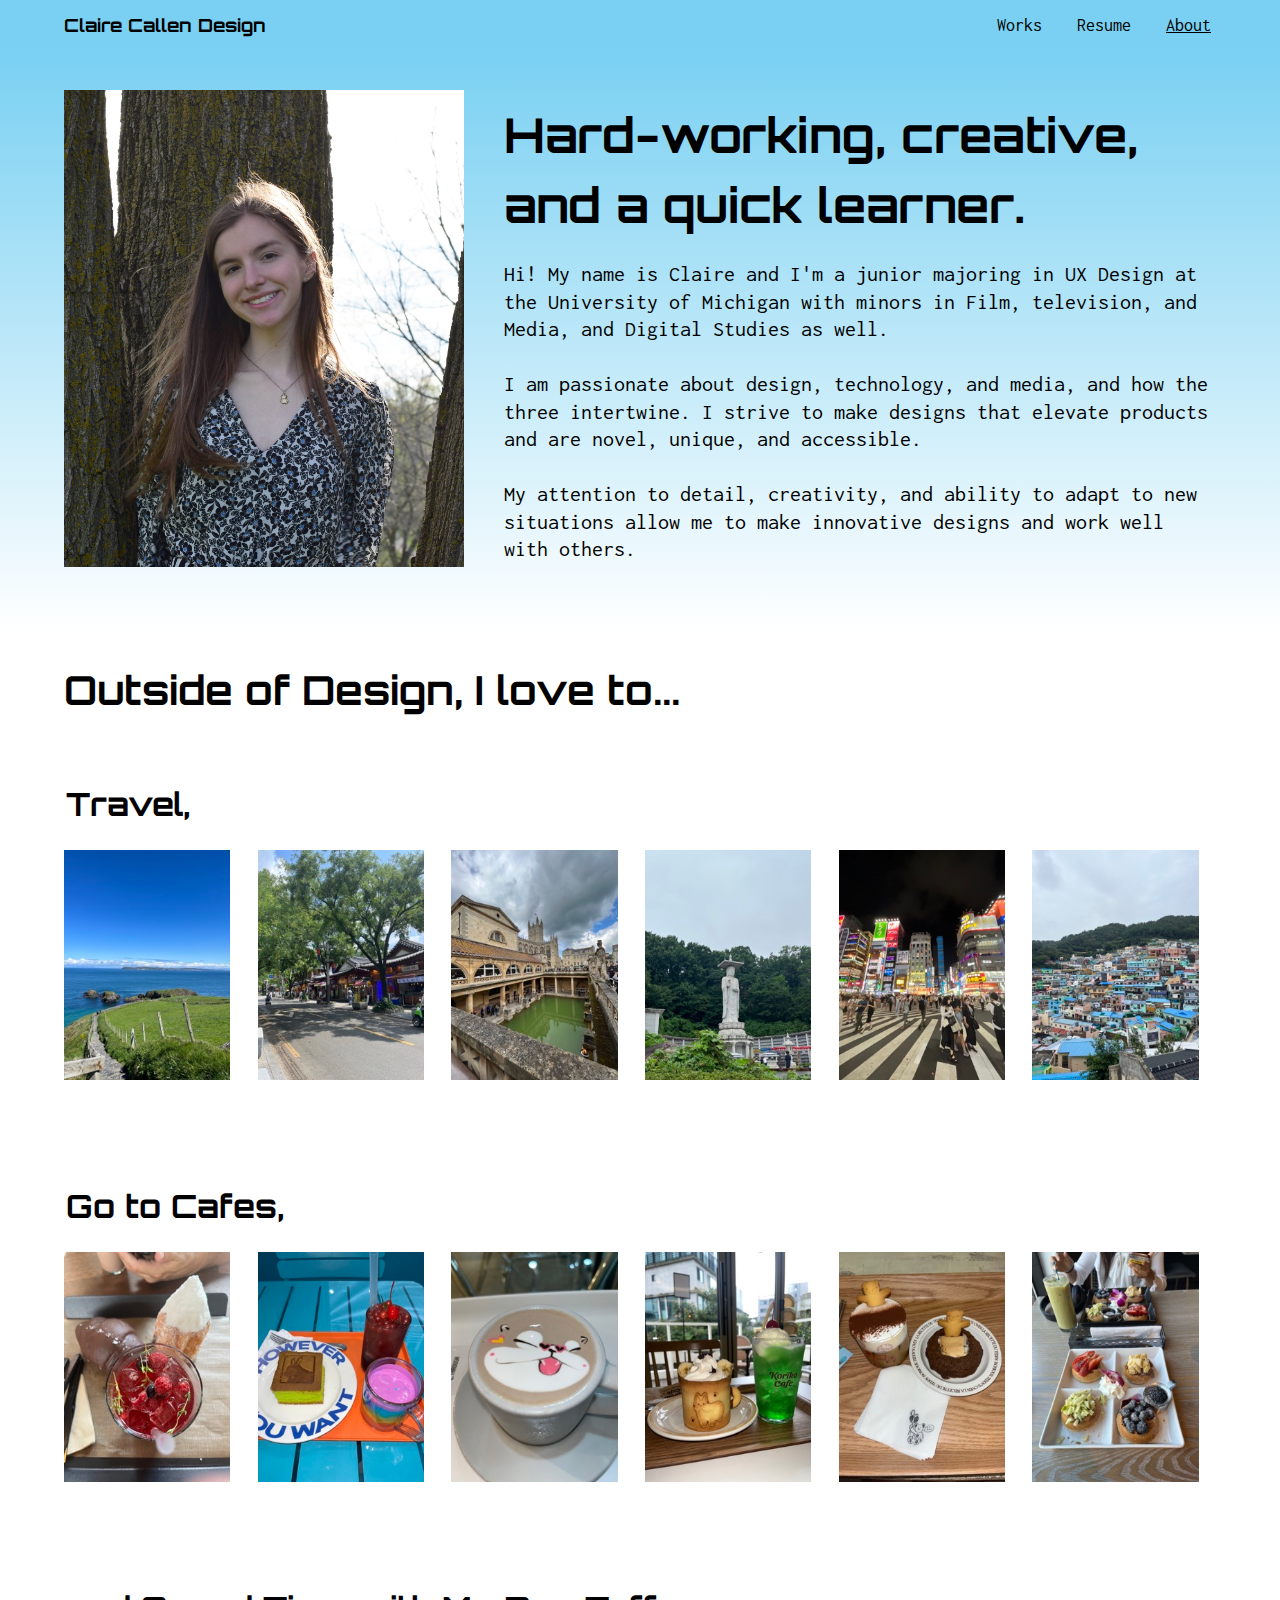
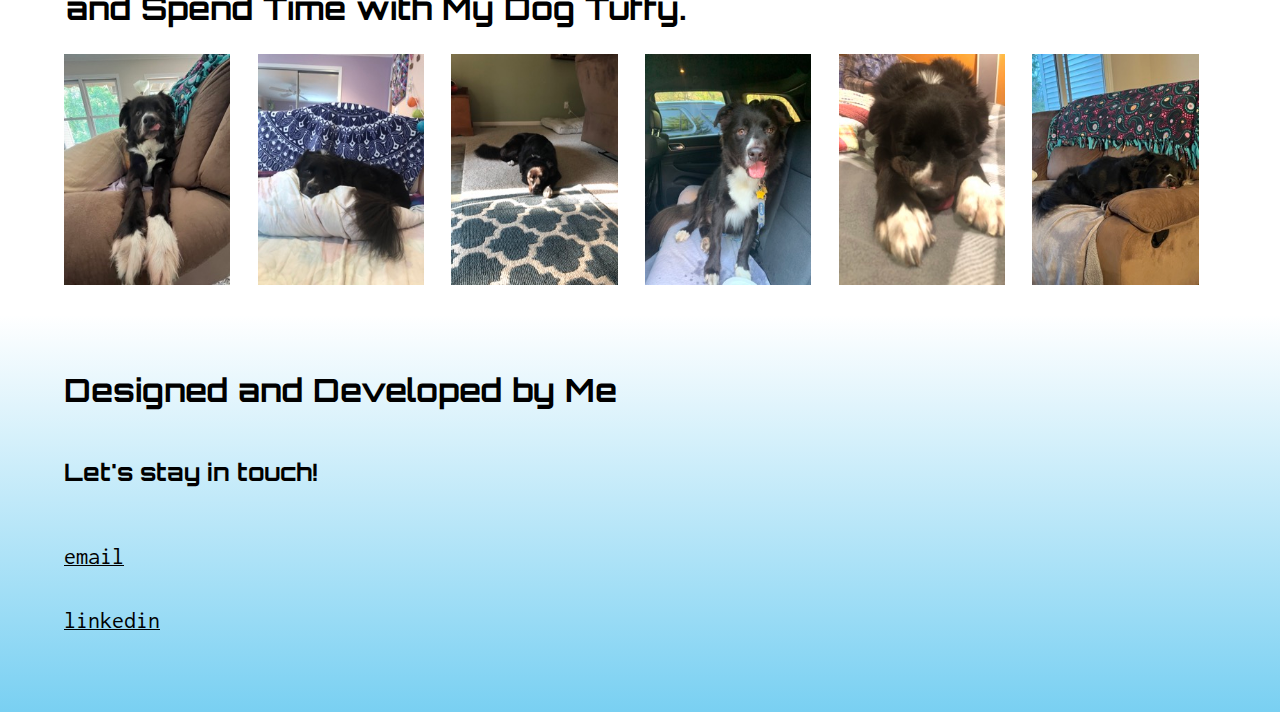
<file: about.html>
<!DOCTYPE html>
<html lang="en">
<head>
    <meta charset="UTF-8">
    <meta name="viewport" content="width=device-width, initial-scale=1.0">
    <link rel="stylesheet" type="text/css" href="css/reset.css">
    <link rel="stylesheet" type="text/css" href="css/style.css">
    <link rel="icon" type="image/png" href="Images/3dstar.png">
    <link rel="stylesheet" href='https://fonts.googleapis.com/css?family=Orbitron'>
    <link rel="stylesheet" href='https://fonts.googleapis.com/css?family=Roboto'>
    <link rel="stylesheet" href='https://fonts.googleapis.com/css?family=Roboto+Mono'>
    <link rel="stylesheet" href='https://fonts.googleapis.com/css?family=Orbitron:bold'>
    <link rel="stylesheet" href='https://fonts.googleapis.com/css?family=Inconsolata'>
    <title>Claire Callen - About</title>
</head>
<body>
    <header>
        <div id="brand"><a href="index.html"> Claire Callen Design</a></div>
            <nav>
                <ul class="navigation">
                    <li><a href="index.html">Works</a></li>
                    <li><a href="pdfs/ClaireResume.pdf" target="blank">Resume</a></li>
                    <li><a href="about.html" class="active">About</a></li>
                </ul>
            </nav>
            <div id="hamburger-icon" onclick="toggleMobileMenu(this)">
                <div class="bar1"></div>
                <div class="bar2"></div>
                <div class="bar3"></div>
                <ul class="mobile-menu">
                    <li><a href="index.html">Works</a></li>
                    <li><a href="pdfs/ClaireResume.pdf" target="blank">Resume</a></li>
                    <li><a href="about.html">About</a></li>
                </ul>
            </div>
        </header>
    <main id = "main">
        <div class="about">
            <img src="aboutimages/DSC_0046_cropped.jpg" class = "about-image" width = "400" alt="Photo of me wearing a white dress and standing in front of some trees">
            <h1 class="other-heading-about-me">Hard-working, creative, and a quick learner.</h1>
            <p class="other-paragraph-about-me">Hi! My name is Claire and I'm a junior majoring in UX Design at the University of Michigan with minors in Film, television, and Media, and Digital Studies as well.<br><br> 
                I am passionate about design, technology, and media, and how the three intertwine. I strive to make designs that elevate products and are novel, unique, and accessible.<br><br>
                My attention to detail, creativity, and ability to adapt to new situations allow me to make innovative designs and work well with others.</p>
            <div class="about-words">
                <h1 class="heading-about-me">Hard-working, creative, and a quick learner.</h1>
                <p class="paragraph-about-me">Hi! My name is Claire and I'm a junior majoring in UX Design at the University of Michigan with minors in Film, television, and Media, and Digital Studies as well.<br><br> 
                I am passionate about design, technology, and media, and how the three intertwine. I strive to make designs that elevate products and are novel, unique, and accessible.<br><br>
                My attention to detail, creativity, and ability to adapt to new situations allow me to make innovative designs and work well with others.</p>
        </div>
        </div>
        <!---<div class="divider">
            <img src="Images/divider2.png" width = "1500" alt = "a blue squiggly line">
        </div>--->
        <!---<div class="theme">
            <img src="Images/3dstar.png" width="400" alt="3d five-pointed blue star.">
            <p>Here is a description of my logo</p>
        </div>
        <div class="divider">
            <img src="Images/divider2.png" width = "1500" alt = "a blue squiggly line">
        </div>--->
        <div class="outside-design">
        <h2>Outside of Design, I love to...</h2>
        <h3>Travel,</h3>
        <div class="travel">
            <img src="aboutimages/IMG_5680 Small.jpeg" class="firstchild" width="200" alt="Photo of a hill next to the ocean in Northern Ireland">
            <img src="aboutimages/IMG_2946 Small.jpeg" class="secondchild" width="200" alt="Photo of a hanok style village in Jeonju, South Korea">
            <img src="aboutimages/IMG_6632 Small.jpeg" class="thirdchild" width="200" alt="Photo of the Roman Baths in Bath, England">
            <img src="aboutimages/IMG_1442 Small.jpeg" class="fourthchild" width="200" alt="Photo of a white Buddha statue at Bongeunsa Temple, Seoul South Korea">
            <img src="aboutimages/IMG_2486 Small.jpeg" class="fifthchild" width="200" alt="Photo of bright lights and buildings at night in Shinjuku, Tokyo">
            <img src="aboutimages/IMG_2892 Small.jpeg" class="sixthchild" width="200" alt="Photo of Gamcheon Culture Village in Busan, South Korea">
        </div>
        <h3>Go to Cafes,</h3>
        <div class="cafe">
            <img src="aboutimages/IMG_2915 Small.jpeg" class="firstchild" width="200" alt="Photo of red berry drink with chocolate covered croissant and white pastry">
            <img src="aboutimages/IMG_1780 Small.jpeg" class="secondchild" width="200" alt="Photo of tray with a red cherry drink, a small pitcher of paint colored frosting, and a green melon-flavored castella cake">
            <img src="aboutimages/IMG_1773 Small.jpeg" class="thirdchild" width="200" alt="Photo of an iced latte with cute cartoon-like latte art of a dog">
            <img src="aboutimages/IMG_1499 Small.jpeg" class="fourthchild" width="200" alt="Photo of a green drink and a chocolate and banana pastry both with 'Koriko Cafe' written on them">
            <img src="aboutimages/IMG_1141 Small.jpeg" class="fifthchild" width="200" alt="Photo of iced latte with a teddy bear on it and a red cookie with marshmallow in the middle">
            <img src="aboutimages/IMG_9758 Small.jpeg" class="sixthchild" width="200" alt="Photo of small waffles with fruit on them: apple, banana, strawberry, and blueberry">
        </div>
        <h3>and Spend Time with My Dog Tuffy.</h3>
        <div class="tuffy">
            <img src="aboutimages/IMG_7186 Small.jpeg" class="firstchild" width="200" alt="Photo of Tuffy, a black border collie, with his tongue hanging out of his mouth">
            <img src="aboutimages/IMG_9795 Small.jpeg" class="secondchild" width="200" alt="Photo of Tuffy, a black border collie, curled up on a blanket">
            <img src="aboutimages/IMG_2891 Small.jpeg" class="thirdchild" width="200" alt="Photo of Tuffy, a black border collie, lounging in the sun">
            <img src="aboutimages/IMG_1768 Small.jpeg" class="fourthchild" width="200" alt="Photo of Tuffy, a black border collie, sitting in the car">
            <img src="aboutimages/IMG_1701 Small.jpeg" class="fifthchild" width="200" alt="Photo of Tuffy, a black border collie, with his face scrunched up">
            <img src="aboutimages/IMG_4613 Small.jpeg" class="sixthchild" width="200" alt="Photo of Tuffy, a black border collie, sleeping on the couch">
        </div>
    </div>
    <!---<div class="divider">
        <img src="Images/divider2.png" width = "1500" alt = "a blue squiggly line">
    </div>--->
        <div class="footer">
            <h3>Designed and Developed by Me</h3>
            <h4>Let's stay in touch!</h4>
            <ul class="links">
            <li><a href="mailto:claireca@umich.edu">email</a></li>
            <li><a href="https://www.linkedin.com/in/clairecallen" target="_blank">linkedin</a></li>
        </ul>
        </div>

    </main>
    <script src="js/javascript.js"></script>
    </body>

</html>
</file>
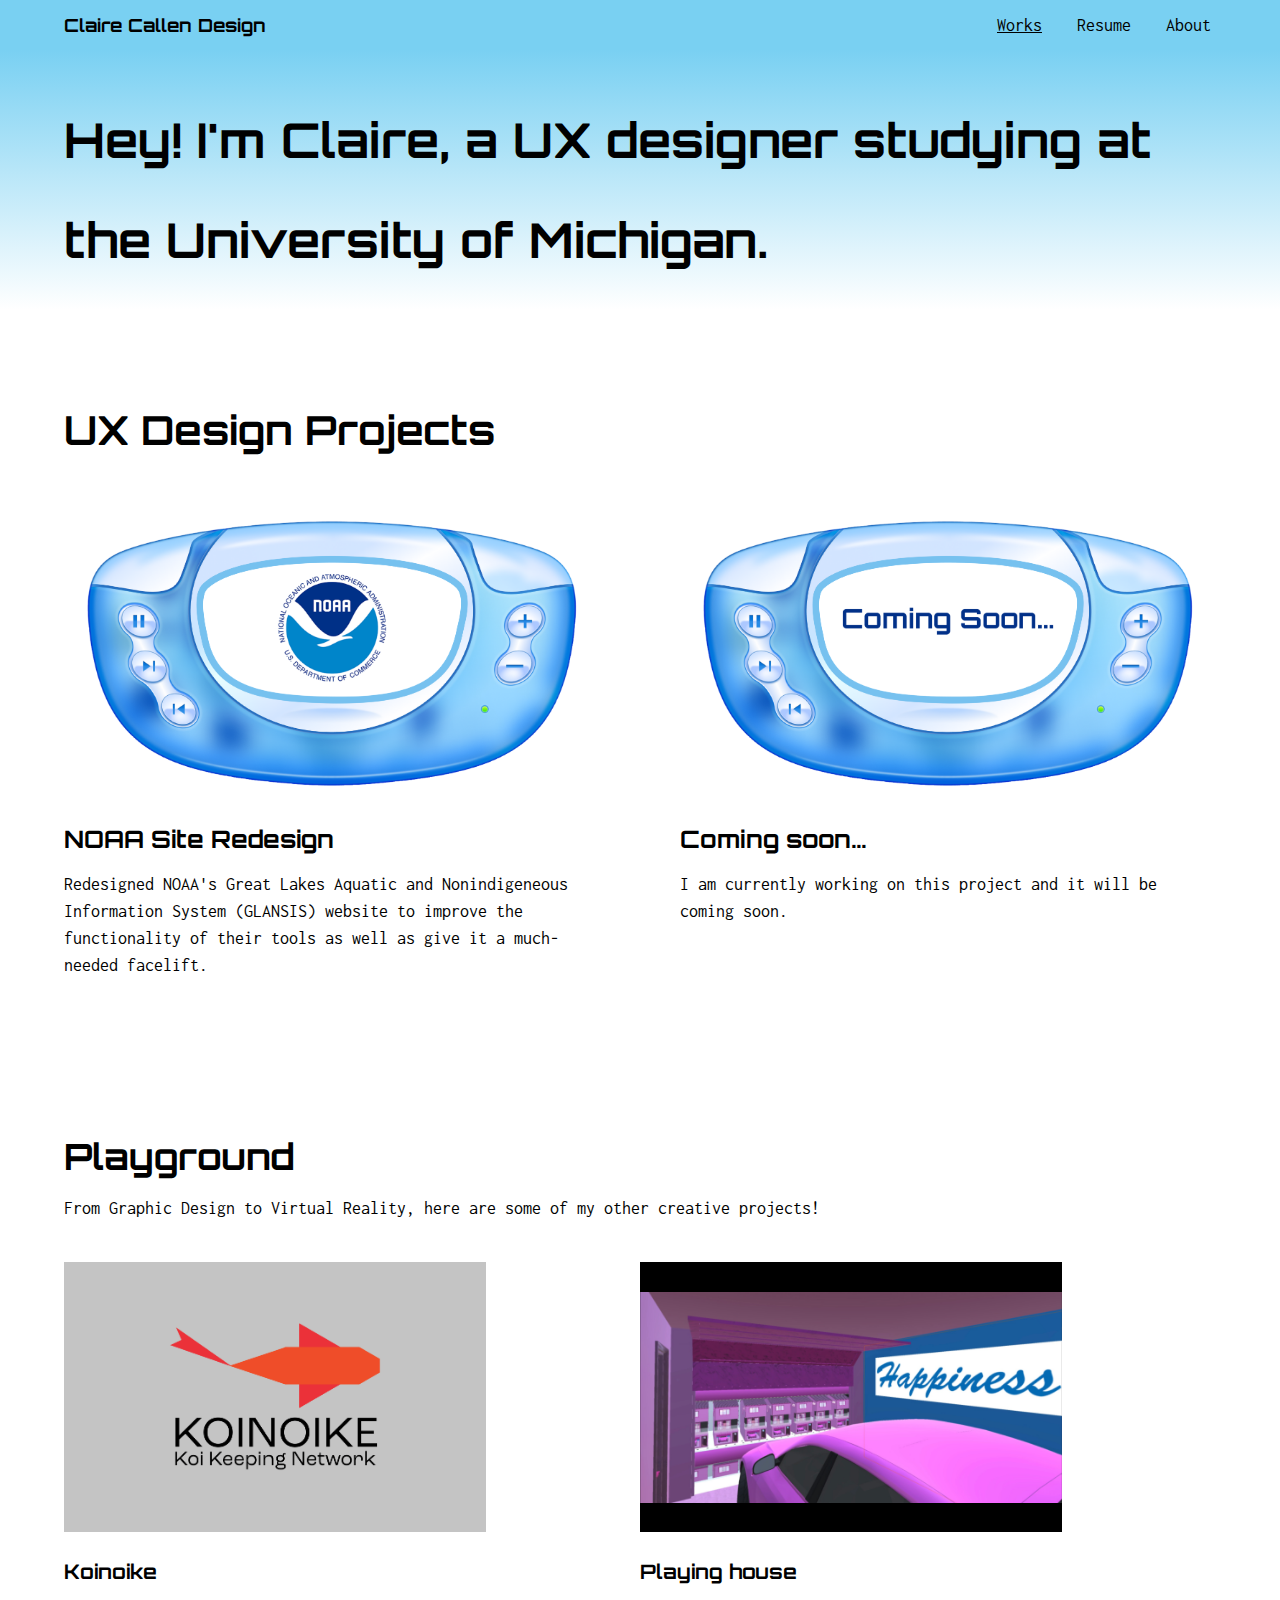
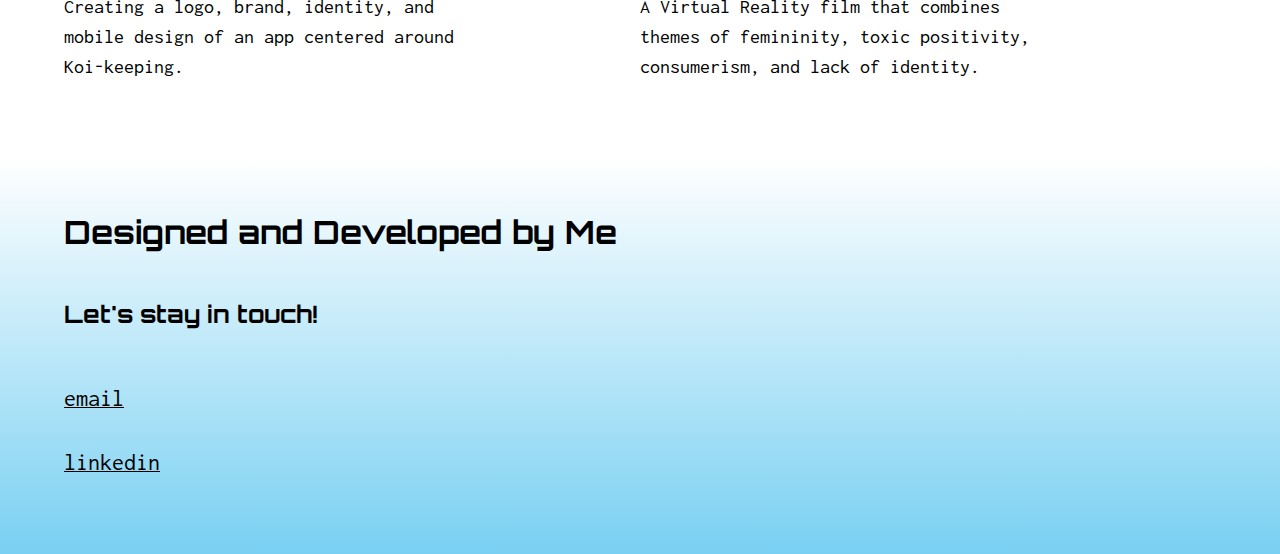
<file: homebackup.html>
<!DOCTYPE html>
<html lang="en">
<head>
    <meta charset="UTF-8">
    <meta name="viewport" content="width=device-width, initial-scale=1.0">
    <link rel="stylesheet" type="text/css" href="css/reset.css">
    <link rel="stylesheet" type="text/css" href="css/style.css">
    <link rel="icon" type="image/png" href="Images/3dstar.png">
    <link rel="stylesheet" href='https://fonts.googleapis.com/css?family=Orbitron'>
    <link rel="stylesheet" href='https://fonts.googleapis.com/css?family=Roboto'>
    <link rel="stylesheet" href='https://fonts.googleapis.com/css?family=Roboto+Mono'>
    <link rel="stylesheet" href='https://fonts.googleapis.com/css?family=Orbitron:bold'>
    <link rel="stylesheet" href='https://fonts.googleapis.com/css?family=Inconsolata'>
    <title>Claire Callen</title>
</head>
<body>
    <header>
    <div id="brand"><a href="index.html"> Claire Callen Design</a></div>
        <nav>
            <ul class="navigation">
                <li><a href="index.html" class="active">Works</a></li>
                <li><a href="pdfs/SDL_ClaireCallen_Resume (1).pdf" target="blank">Resume</a></li>
                <li><a href="about.html">About</a></li>
            </ul>
        </nav>
        <div id="hamburger-icon" onclick="toggleMobileMenu(this)">
            <div class="bar1"></div>
            <div class="bar2"></div>
            <div class="bar3"></div>
            <ul class="mobile-menu">
                <li><a href="index.html">Works</a></li>
                <li><a href="pdfs/SDL_ClaireCallen_Resume (1).pdf" target="blank">Resume</a></li>
                <li><a href="about.html">About</a></li>
            </ul>
        </div>
    </header>
    <main id = "main">
        <div class = "hero">
        <h1>Hey! I'm Claire, a UX designer studying at the University of Michigan.</h1>
        <!---<p>Venture down the rabbit hole into my world of design!</p>--->
    </div>
    <!---<div class="divider">
        <img src="Images/divider2.png" width = "1500" alt = "a blue squiggly line">
    </div>--->
    <div class = "projects">
        <h2>UX Design Projects</h2>
        <figure class="project1">
            <a href="NOAA.html"><img src="homeimages/aerowithborder_cropped.png" width= "600" id="scene-1" alt="A blue device with a logo of a seagull soaring on it."></a>
            <!---onmouseover="transition(this)" onmouseout="revert(this)"---> 
            <!---<img src="homeimages/AeroMockNoaa.png" width= "600" class="extra" id="scene-2" alt="hand holding up a phone with Claire's NOAA redesign on it.">--->
            <h3>NOAA Site Redesign</h3>
            <figcaption>Redesigned NOAA's Great Lakes Aquatic and Nonindigeneous Information System (GLANSIS) website to improve the functionality of their tools as well as give it a much-needed facelift.</figcaption>
        </figure>
        <figure class="project2">
            <img src="homeimages/aero_comingsoon.png" width = "600" alt="A blue device with 'coming soon' displayed on its screen.">
            <h3>Coming soon...</h3>
            <figcaption>I am currently working on this project and it will be coming soon.</figcaption>
        </figure>
    </div>
    <!---<div class="divider">
        <img src="Images/divider2.png" width = "1500" alt = "a blue squiggly line">
    </div>--->
    <div class="playground">
        <h2>Playground</h2>
        <p>From Graphic Design to Virtual Reality, here are some of my other creative projects!</p>
        <figure class="playground-item" id="firstplay">
            <a href="koinoike.html"><img src="homeimages/newnewkoi.png" width = "400" class="grey" alt="An origami-like logo of a koi fish in red and orange.">
            <div class = "play-words">
            <h3>Koinoike</h3>
            <figcaption>Creating a logo, brand, identity, and mobile design of an app centered around Koi-keeping.</figcaption>
            </div></a>
        </figure>
        <figure class="playground-item" id="secondplay">
            <a href = "playinghouse.html"><img src="homeimages/Playinghousescreenshot.jpeg" width = "400" class="black" alt="A 3d model where you are inside a doll house looking out at aisles of more dollhouses.">
            <div class = "play-words">
            <h3>Playing house</h3>
            <figcaption>A Virtual Reality film that combines themes of femininity, toxic positivity, consumerism, and lack of identity.</figcaption>
            </div></a>
        </figure>
    </div>
    <!---<div class="divider">
        <img src="Images/divider2.png" width = "1500" alt = "a blue squiggly line">
    </div>--->
    <div class="footer">
        <h3>Designed and Developed by Me</h3>
        <h4>Let's stay in touch!</h4>
        <ul class="links">
        <li><a href="mailto:claireca@umich.edu">email</a></li>
        <li><a href="https://www.linkedin.com/in/clairecallen" target="_blank">linkedin</a></li>
    </ul>
    </div>
    <script src="js/javascript.js"></script>
    
</body>
</html>
</file>
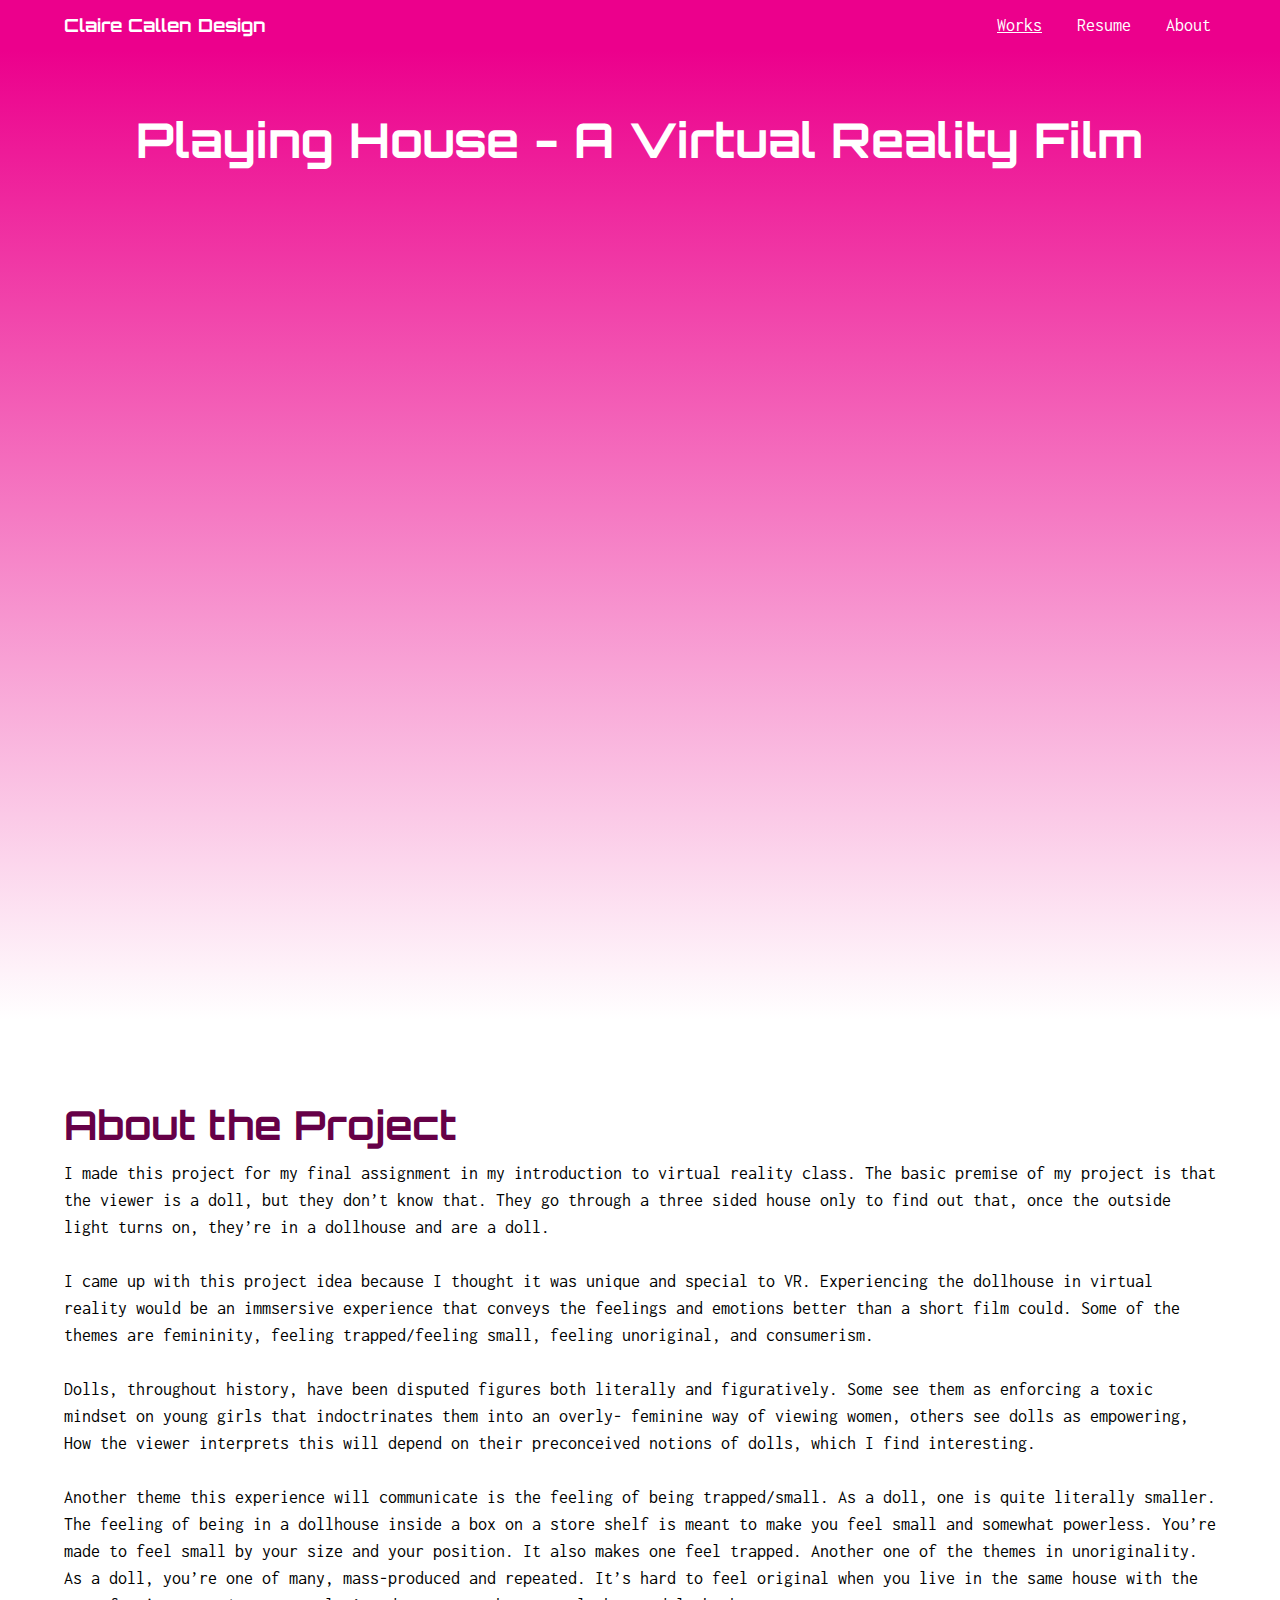
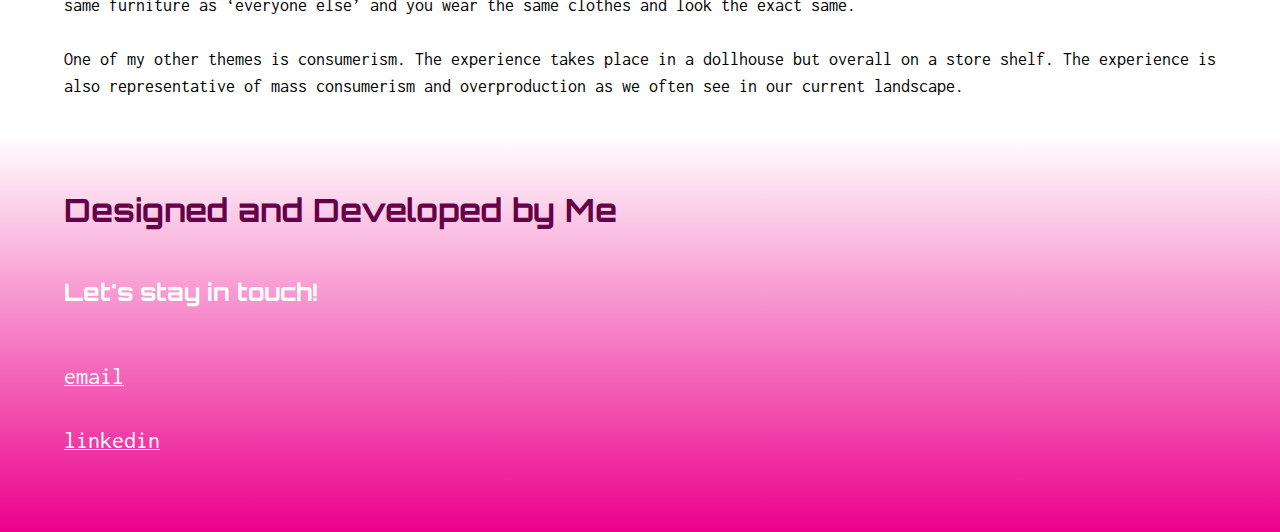
<file: playinghouse.html>
<!DOCTYPE html>
<html lang="en">
<head>
    <meta charset="UTF-8">
    <meta name="viewport" content="width=device-width, initial-scale=1.0">
    <link rel="stylesheet" type="text/css" href="css/reset.css">
    <link rel="stylesheet" type="text/css" href="css/style.css">
    <link rel="icon" type="image/png" href="playinghouseimages/3dstarPH.png">
    <link rel="stylesheet" href='https://fonts.googleapis.com/css?family=Orbitron'>
    <link rel="stylesheet" href='https://fonts.googleapis.com/css?family=Roboto'>
    <link rel="stylesheet" href='https://fonts.googleapis.com/css?family=Roboto+Mono'>
    <link rel="stylesheet" href='https://fonts.googleapis.com/css?family=Orbitron:bold'>
    <link rel="stylesheet" href='https://fonts.googleapis.com/css?family=Inconsolata'>
    <title>Claire Callen - Playing House</title>
</head>
<body>
    <header id="PH-header">
    <div id="brand"><a href="index.html"> Claire Callen Design</a></div>
        <nav>
            <ul class="navigation">
                <li><a href="index.html" class="active">Works</a></li>
                <li><a href="pdfs/ClaireResume.pdf" target="blank">Resume</a></li>
                <li><a href="about.html">About</a></li>
            </ul>
        </nav>
        <div id="hamburger-icon" onclick="toggleMobileMenu(this)">
            <div class="bar1"></div>
            <div class="bar2"></div>
            <div class="bar3"></div>
            <ul class="mobile-menu">
                <li><a href="index.html">Works</a></li>
                <li><a href="pdfs/ClaireResume.pdf" target="blank">Resume</a></li>
                <li><a href="about.html">About</a></li>
            </ul>
        </div>
    </header>
    <main id = "main">
        <div class="PH-opening">
            <h1>Playing House - A Virtual Reality Film</h1>
            <div class="PH-video-container">
            <iframe class="PH-video" width="2000" height="1125" src="https://www.youtube.com/embed/afteoQd8Gck?si=9t2VXbdYfClHCmSf" title="YouTube video player" frameborder="0" allow="accelerometer; autoplay; clipboard-write; encrypted-media; gyroscope; picture-in-picture; web-share" allowfullscreen></iframe>
            </div>
        </div>
        <div class="PH-about">
            <h2>About the Project</h2>
            <p>I made this project for my final assignment in my introduction to virtual reality class. The basic premise of my project is that the viewer is a doll, but they don’t know that. They
                go through a three sided house only to find out that, once the outside light turns on, they’re
                in a dollhouse and are a doll.<br><br>
                I came up with this project idea because I thought it was
                unique and special to VR. Experiencing the dollhouse in virtual reality would be an immsersive
                experience that conveys the feelings and emotions better than a short film could. Some
                of the themes are femininity, feeling trapped/feeling small, feeling unoriginal, and consumerism.<br><br>
                Dolls, throughout history, have been disputed figures both literally and figuratively. Some
                see them as enforcing a toxic mindset on young girls that indoctrinates them into an overly-
                feminine way of viewing women, others see dolls as empowering, How the viewer interprets
                this will depend on their preconceived notions of dolls, which I find interesting.<br><br>
                Another
                theme this experience will communicate is the feeling of being trapped/small. As a doll,
                one is quite literally smaller. The feeling of being in a dollhouse inside a box on a store shelf
                is meant to make you feel small and somewhat powerless. You’re made to feel small by your
                size and your position. It also makes one feel trapped. Another one of the themes in unoriginality.
                As a doll, you’re one of many, mass-produced and repeated. It’s hard to feel original
                when you live in the same house with the same furniture as ‘everyone else’ and you wear the
                same clothes and look the exact same.<br><br>
                One of my other themes is consumerism. The experience
                takes place in a dollhouse but overall on a store shelf. The experience is also representative
                of mass consumerism and overproduction as we often see in our current landscape.</p>
        </div>

    <div class="footer" id="PH-footer">
        <h3>Designed and Developed by Me</h3>
        <h4>Let's stay in touch!</h4>
        <ul class="links">
        <li><a href="mailto:claireca@umich.edu">email</a></li>
        <li><a href="https://www.linkedin.com/in/clairecallen" target="_blank">linkedin</a></li>
    </ul>
    </div>
    <script src="js/javascript.js"></script>
    
</body>
</html>
</file>
<file: css/style.css>
/*Mobile View*/

@font-face {
    font-family: Contour;
    src: url(/fonts/ufonts.com_contour-regular.ttf);
  }

@font-face {
    font-family: 'Roboto';
    src: url(/fonts/Roboto-Regular.ttf);
}
@font-face {
    font-family: 'Orbitron:bold';
    src: url(/fonts/Orbitron-Bold.ttf);
}

@font-face {
    font-family: 'Orbitron';
    src: url(/fonts/Orbitron-Regular.ttf);
}

@font-face {
    font-family: 'RobotoMono';
    src: url(/fonts/RobotoMono-Regular.ttf);
}

@font-face {
    font-family: 'Inconsolata';
    src: url(/fonts/Inconsolata-Regular.ttf);
}

h1, h2, h3, h4 {
    font-family: Orbitron;
}
p {
    font-family: Inconsolata;
}

li {
    font-family: Inconsolata;
}

figcaption {
    font-family: Inconsolata;
}


.about > h1 {
    font-size: 20px;
}
h1 {
    font-size: 36px;
}

h2 {
    font-size: 24px;
}

a#home {
    font-family: Obitron;
}

.topnav {
    font-family: Orbitron;
}

.projects {
    /*background-color: #79D0F2;*/
    background-color: white;
}
.projects >h3 {
    color: black;
}

.hero h1 {
    color: black;
}

#brand {
    font-family: Orbitron;
}

/*Navigation!*/

header a {
    text-decoration: none;
}
.AO3-PG-img {
    display: none;
}

header {
    padding: 0 16px;
    height: 50px;
    display: flex;
    justify-content: space-between;
    background-color: #79d0f2;
}

#brand {
    font-weight: bold;
    font-size: 18px;
    display: flex;
    align-items: center;
}

#brand a {
    color: black;
}

nav > ul {
    list-style: none;
    height: 100%;
    display: flex;
    align-items: center;
    justify-content: space-around;
}

nav > ul li {
    padding: 5px;
    margin-left: 10px;
    font-size: 18px;
}
nav > ul li:hover {
    transform: scale(1.1);
    transition: 0.3s;
}

header nav {
    display: none;
}

#hamburger-icon {
    margin: auto 0;
    display: block;
    cursor: pointer;
}

#hamburger-icon > div {
    width: 35px;
    height: 3px;
    background-color: black;
    margin: 6px 0;
    transition: 0.4s;

}

.open .bar1 {
    -webkit-transform: rotate(-45deg) translate(-6px, 6px);
    transform: rotate(-45deg) translate(-6px, 6px);
}

.open .bar2 {
    opacity: 0;
}

.open .bar3 {
    -webkit-transform: rotate(45deg) translate(-6px, -8px);
    transform: rotate(45deg) translate(-6px, -8px);
}

.open .mobile-menu {
    display: flex;
    flex-direction: column;
    align-items: center;
    justify-content: flex-start;
    z-index: 5;
}

.mobile-menu {
    display: none;
    position: absolute;
    top: 50px;
    left: 0;
    height: calc(100vh-50px);
    width: 100%;
    background-color:#79d0f2;
    text-align: center;
    list-style: none;
    z-index: 1;
}

.mobile-menu li {
    padding-top: 20px;
    padding-bottom: 20px;
    text-decoration: none;
    color: black;
    font-size: 20px;
}

a {
    color: black;
}

.active {
    text-decoration: underline;
}
/*Hero Section*/
.hero {
    background-image: linear-gradient(#79d0f2, white);
    padding: 0 16px;
}
.hero > h1 {
    padding-bottom: 30px;
    line-height: 45px;
    padding-top: 15px;
}


/*UX Design Section*/
.projects {
    padding: 0 16px;
}
.projects > h2 {
    font-size: 24px;
    margin-bottom: 15px;
    margin-top: 10px;
}

.projects > figure img {
    max-width: 90vw;
    max-height: 60vh;
    margin-left: auto;
    margin-right: auto;
}

.projects > figure h3 {
    font-size: 16px;
    margin-top: 5px;
    margin-bottom: 10px;
}

.projects > figure figcaption {
    font-size: 16px;
    margin-bottom: 60px;
}

.projects > figure img:nth-child(1) {
    display: block;
}

.projects > figure img {
    display: none;
}
.projects > figure img:nth-child(2) {
    display: none;
}
.projects > figure img:nth-child(3) {
    display: none;
}

.divider {
    margin-top: 40px;
    margin-bottom: 40px;
}
.projects > figure img {
    cursor: pointer;
}
/*Playground Section*/
.playground {
    padding: 0 16px;
}
.playground > h2 {
    margin-bottom: 20px;
    margin-top: 60px;
}
.playground > p {
    margin-bottom: 40px;
}
.playground > figure img {
    max-width: 90vw;
    max-height: 40vh;
    display: block;
    margin: 0 auto;
    /*box-shadow: 5px 5px 10px#79d0f2;*/
}
.playground > figure h3 {
    margin-top: 10px;
    margin-bottom: 10px;
}
.playground > figure figcaption {
    margin-bottom: 60px;
}

.playground-item {
    display:grid;
    grid-template-columns: 1fr 5fr 1fr;
    grid-template-rows: 1fr;
}

a {
    text-decoration: none;
}
.playground > figure:nth-child(2) {
    margin-top: -100px;
}

.playground > figure figcaption { 
    line-height: 1.25;
}


.playground > figure img {
    grid-column: 2;
    grid-row: 1;
}

.play-words {
    grid-column: 2;
    grid-row: 2;
}

/*Footer*/
.footer{
    background-image: linear-gradient(white, #79d0f2);
    padding: 0 16px;
}

.footer > h3 {
    font-size: 20px;
    line-height: 30px;
    margin-top: 15px;
    margin-bottom: 15px;
}

.footer > h4 {
    font-size: 16px;
    margin-bottom: 15px;
}

.footer > ul {
    list-style: none;
    text-decoration: underline;
}

.footer > ul li {
    margin-top: 20px;
}

.footer > ul li:nth-child(2) {
    padding-bottom: 30px;
}


/*About Section*/
.about {
    background-image: linear-gradient(#79d0f2, white);
    padding: 0 16px;
}
.about {
    display: grid;
    grid-template-columns: 1fr 5fr 1fr;
    grid-template-rows: 3fr 3fr;
}

.about-image {
    max-width: 90vw;
    max-height: 70vh;
    display: block;
    margin-left: auto;
    margin-right: auto;
    grid-column: 2;
    grid-row: 1;
}

.about-words {
    grid-column: 2;
    grid-row: 2;
}


.about-words > h1 {
    margin-top: 10px;
    margin-bottom: 20px;
    line-height: 45px;
}

.about-words {
    margin-bottom: 30px;
    font-size: 16px;
}

.other-heading-about-me {
    display: none;
}
.other-paragraph-about-me {
    display: none;
}

/*Outside Section*/
.outside-design > h2 {
    padding: 0 16px;
    line-height: 35px;
    margin-bottom: 20px;
    font-size: 24px;
}

.outside-design > h3 {
    font-size: 20px;
    margin-bottom: 15px;
    margin-left: 16px;
}

/*Travel*/
.travel {
    padding: 0 16px;
}
.travel {
    display: grid;
    grid-template-columns: 0.5fr 3fr 3fr 0.5fr;
    grid-template-rows: 2fr 2fr 2fr;
    gap: 10px;
    row-gap: 10px;
    margin: 0 auto;
    margin-bottom: 30px;
}
.firstchild {
    grid-column: 2;
    grid-row: 1;
    width: 40vw;
    height: 50vw;
    row-gap: 5px;
}
.secondchild {
    grid-column: 3;
    grid-row: 1;
    width: 40vw;
    height: 50vw;
    row-gap: 5px;
}
.thirdchild {
    grid-column: 2;
    grid-row: 2;
    width: 40vw;
    height: 50vw;
    row-gap: 0px;
}
.fourthchild {
    grid-column: 3;
    grid-row: 2;
    width: 40vw;
    height: 50vw;
    row-gap: 0px;
}
.fifthchild {
    grid-column: 2;
    grid-row: 3;
    width: 40vw;
    height: 50vw;
    row-gap: 0px;
}
.sixthchild {
    grid-column: 3;
    grid-row: 3;
    width: 40vw;
    height: 50vw;
    row-gap: 0px;
}
.outside-design > h3 {
    padding: 0 16px;
}
.outside-design > h2 {
    padding: 0 16px;
}

/*Cafe*/
.cafe {
    padding: 0 16px;
}
.cafe {
    display: grid;
    grid-template-columns: 0.5fr 3fr 3fr 0.5fr;
    grid-template-rows: 2fr 2fr 2fr;
    gap: 10px;
    row-gap: 10px;
    margin: 0 auto;
    margin-bottom: 30px;
}

/*Tuffy*/
.tuffy {
    padding: 0 16px;
}
.tuffy {
    display: grid;
    grid-template-columns: 0.5fr 3fr 3fr 0.5fr;
    grid-template-rows: 2fr 2fr 2fr;
    gap: 10px;
    row-gap: 10px;
    margin: 0 auto;
    margin-bottom: 30px;
}

.divider > img {
    width: 99vw;
    height: 0.5vh;
    margin: 0 auto;
}

/*NOAA*/
#Noaa-footer {
    background-image: linear-gradient(white, #013088);
    color: white;
}
#Noaa-footer a {
    color: white;
}
#Noaa-footer > h3 {
    color: #023347;
}

/*navigation*/
#Noaa-header {
    background-color: #013088;
}
#Noaa-header a {
    color: white;
}
#Noaa-header .mobile-menu {
    background-color: #013088;
}
#Noaa-header #hamburger-icon > div {
    background-color: white;
}
.NOAA-opening {
    margin-left: auto;
    margin-right: auto;
    background-image: linear-gradient(#013088, white)
}
.NOAA-opening > h1 {
    color: white;
    padding-bottom: 30px;
    line-height: 45px;
    padding-top: 15px;
    font-size: 36px;
}
.NOAA-opening-image {
    display: grid;
    grid-template-columns: 1fr 5fr 1fr;
}
.NOAA-opening {
    padding: 0 16px;
}

.NOAA-opening-image > img {
    clip-path: ellipse(50% 28% at 50% 50%);
    margin-left: auto;
    margin-right: auto;
    grid-column: 2;
    max-width: 90vw;
    max-height: 90vh;
    z-index: 2;
    clip-path: polygon(20% 0%, 80% 0%, 100% 20%, 100% 80%, 80% 100%, 20% 100%, 0% 80%, 0% 20%);
    margin-bottom: 30px;
}
.underneath-image-NOAA {
    display: grid;
    grid-template-columns: 1fr 1fr 1fr;
    gap: 10px;
    margin-bottom: 30px;
}
.NOAA-role {
    color: #023347;
    grid-column: 1;
}
.NOAA-role > h2 {
    font-size: 16px;
}
.NOAA-role > p {
    font-size: 14px;
}
.NOAA-timeline {
    color: #023347;
    grid-column: 2;
}
.NOAA-timeline > h2 {
    font-size: 16px;
}
.NOAA-timeline > p {
    font-size: 14px;
}
.NOAA-tools {
    color: #023347;
    grid-column: 3;
}
.NOAA-tools > h2 {
    font-size: 16px;
}
.NOAA-tools > p {
    font-size: 14px;
}


.NOAA-overview {
    padding: 0 16px;
}
.NOAA-overview > h2 {
    color: #023347;
}
.NOAA-overview > h3 {
    color: #023347;
}
.NOAA-overview > h2 {
    line-height: 1.25;
    padding-top: 40px;
    padding-bottom: 10px;
    font-size: 24px;
    text-align: center;
}
.NOAA-about > h3 {
    margin-top: 20px;
    font-size: 18px;
    margin-bottom: 15px;
}
.NOAA-about > ul {
    margin-bottom: 20px;
}
.NOAA-about ul li {
    line-height: 1.25;
}
.NOAA-GLANSIS > h3 {
    margin-top: 40px;
    font-size: 18px;
    margin-bottom: 15px;
}

.NOAA-GLANSIS > ul {
    margin-bottom: 20px;
}
.NOAA-GLANSIS > ul li {
    line-height: 1.25;
}

.NOAA-about > ul {
    list-style-image: url('../NOAAimages/NOAA-star2.png');
    /*list-style-position: inside;*/
    padding-left: 20px;
    padding-right: 20px;
}
.NOAA-GLANSIS >ul {
    list-style-image: url('../NOAAimages/NOAA-star2.png');
    /*list-style-position: inside;*/
    padding-left: 20px;
    padding-right: 20px;
}




.NOAA-problem {
    padding: 0 16px;
}
.NOAA-problem > h2 {
    color: #023347;
    line-height: 1.25;
    padding-top: 40px;
    padding-bottom: 10px;
    font-size: 24px;
    text-align: center;
}
.NOAA-problem p {
    line-height: 1.25;
}
.NOAA-problem > h3 {
    margin-top: 40px;
    margin-bottom: 10px;
}
.NOAA-current-design {
    margin-top: 10px;
    margin-bottom: 40px;
}

.NOAA-current-design {
    overflow: auto;
    white-space: nowrap;
    scrollbar-color: #023347;
}
.NOAA-current-design img {
    max-width: 90vw;
    max-height: 90vh;
    border: 1px solid #023347;
}

.NOAA-goals {
    padding: 0 16px;
}
.NOAA-goals > h2 {
    color: #023347;
    margin-top: 80px;
    margin-bottom: 25px;
    text-align: center;
}
.NOAA-PG1 > h3 {
    margin-bottom: 5px;
}
.NOAA-PG1 > p {
    line-height: 1.25;
    margin-bottom: 20px;
}
.NOAA-PG2 > h3 {
    margin-bottom: 5px;
}
.NOAA-PG2 > p {
    line-height: 1.25;
    margin-bottom: 20px;
}
.NOAA-PG3 > h3 {
    margin-bottom: 5px;
}
.NOAA-PG3 > p {
    line-height: 1.25;
    margin-bottom: 20px;
}
.NOAA-PG4 > h3 {
    margin-bottom: 5px;
}
.NOAA-PG4 > p {
    line-height: 1.25;
    margin-bottom: 20px;
}





.NOAA-goal1 {
    padding: 0 16px;
}
.NOAA-goal1 > h2 {
    color: #023347;
    margin-top: 60px;
    text-align: center;
    font-size: 24px;
    margin-bottom: 15px;
}
.NOAA-goal1 > p {
    line-height: 1.25;
}

.NOAA-results > .scroll-mobile {
    margin: 0 auto;
}
.NOAA-results > .scroll-mobile {
    margin-top: 20px;
    margin-bottom: 20px;
}
.NOAA-results > .scroll-desktop {
    margin: 0 auto;
}
.NOAA-results > .scroll-desktop {
    margin-bottom: 60px;
}





.NOAA-goal2 {
    padding: 0 16px;
}
.NOAA-goal2 > h2 {
    color: #023347;
    margin-bottom: 20px;
    text-align: center;
}
.NOAA-goal2 > p {
    line-height: 1.25;
    margin-bottom: 20px;
}

.NOAA-Search {
    display: grid;
    grid-template-columns: 2fr 2fr;
    grid-template-rows: 2fr 2fr 2fr;
    gap: 10px;
    margin-bottom: 40px;
}
#search-first {
    grid-column: 1;
    grid-row: 1;
    margin: 0 auto;
}
#search-second {
    grid-column: 1 / span 2;
    grid-row: 2;
    margin: 0 auto;
}
#search-third {
    grid-column: 2;
    grid-row: 1;
    margin: 0 auto;
}
#search-fourth {
    grid-column: 1 / span 2;
    grid-row: 3;
    margin: 0 auto;
}





.NOAA-goal3 {
    padding: 0 16px;
}
.NOAA-goal3 > h2 {
    color: #023347;
    margin-top: 80px;
    margin-bottom: 20px;
    text-align: center;
}
.NOAA-goal3 > p {
    line-height: 1.25;
}
.NOAA-profilepage > .scroll-mobile {
    margin: 0 auto;
}
.NOAA-profilepage > .scroll-mobile {
    margin-top: 20px;
    margin-bottom: 20px;
}
.NOAA-profilepage > .scroll-desktop {
    margin: 0 auto;
}
.NOAA-profilepage > .scroll-desktop {
    margin-bottom: 60px;
}






.NOAA-goal4 {
    padding: 0 16px;
}
.NOAA-goal4 > h2 {
    color: #023347;
    margin-top: 80px;
    margin-bottom: 20px;
    text-align: center;
    line-height: 1.25;
}
.NOAA-goal4 > p {
    line-height: 1.25;
    margin-bottom: 30px;
}
.NOAA-goal4 > h3 {
    font-size: 18px;
    margin-bottom: 20px;
}
.NOAA-initials {
    display: grid;
    grid-template-columns: 2fr 2fr;
    grid-template-rows: 2fr 2fr;
    gap: 10px;
    margin-bottom: 40px;
}
#initial-1 {
    grid-column: 1;
    grid-row: 1;
    margin: 0 auto;
}
#initial-2 {
    grid-column: 2;
    grid-row: 1;
    margin: 0 auto;
}
#initial-3 {
    grid-column: 1;
    grid-row: 2;
    margin: 0 auto;
}
#initial-4 {
    grid-column: 2;
    grid-row: 2;
    margin: 0 auto;
}

.NOAA-nocolor > .scroll-mobile {
    margin: 0 auto;
}
.NOAA-nocolor > .scroll-mobile {
    margin-top: 20px;
    margin-bottom: 20px;
}
.NOAA-nocolor > .scroll-desktop {
    margin: 0 auto;
}
.NOAA-nocolor > .scroll-desktop {
    margin-bottom: 60px;
}




.NOAA-style-guide {
    overflow: auto;
    white-space: nowrap;
    scrollbar-color: #023347;
    margin-bottom: 60px;
}
.NOAA-style-guide img {
    max-width: 90vw;
    max-height: 90vh;
    border: 1px solid #023347;
}



.NOAA-color > .scroll-mobile {
    margin: 0 auto;
}
.NOAA-color > .scroll-mobile {
    margin-top: 20px;
    margin-bottom: 20px;
}
.NOAA-color > .scroll-desktop {
    margin: 0 auto;
}
.NOAA-color > .scroll-desktop {
    margin-bottom: 80px;
}




.NOAA-Reflection {
    padding: 0 16px;
}
.NOAA-Reflection > h2 {
    color: #023347;
    font-size: 24px;
    text-align: center;
    margin-bottom: 20px;
}
.NOAA-learned > h3 {
    margin-top: 20px;
    font-size: 18px;
    margin-bottom: 15px;
}
.NOAA-learned > ul {
    margin-bottom: 20px;
}
.NOAA-learned ul li {
    line-height: 1.25;
}
.NOAA-moretime > h3 {
    margin-top: 40px;
    font-size: 18px;
    margin-bottom: 15px;
}

.NOAA-moretime > ul {
    margin-bottom: 20px;
    margin-bottom: 80px;
}
.NOAA-moretime > ul li {
    line-height: 1.25;
}



.NOAA-learned > ul {
    list-style-image: url('../NOAAimages/NOAA-star2.png');
    padding-left: 20px;
    padding-right: 20px;
    /*list-style-image: linear-gradient(to left bottom, red, blue);*/
}
.NOAA-moretime > ul {
    list-style-image: url('../NOAAimages/NOAA-star2.png');
    padding-left: 20px;
    padding-right: 20px;
    /*list-style-image: linear-gradient(to left bottom, red, blue);*/
}
.scroll-mobile {
    /*padding: 0 16px;*/
    width: 150px;
    max-height: 50vh;
    overflow-x: hidden;
    overflow-y: auto;
    text-align: justify;
    border: 1px solid #013088;
    /*border: 1px solid #013088;*/
}
.scroll-mobile img {
    width: 150px;
    /*border: 1px solid #013088;*/
}
.scroll-desktop {
    /*padding: 0 16px;*/
    width: 340px;
    max-height: 50vh;
    overflow-x: hidden;
    overflow-y: auto;
    text-align: justify;
    border: 1px solid #013088;
    /*border: 1px solid #013088;*/
}
.scroll-desktop img {
    width: 340px;
    /*border: 1px solid #013088;*/
}



/*KOINOIKE*/
#koinoike-footer {
    background-image: linear-gradient(white, #a9262d);
    color: white;
}
#koinoike-footer a {
    color: white;
}
#koinoike-footer > h3 {
    color: #471419;
}

/*navigation*/
#koinoike-header {
    background-color: #a9262d;
}
#koinoike-header a {
    color: white;
}
#koinoike-header .mobile-menu {
    background-color: #a9262d;
}
#koinoike-header #hamburger-icon > div {
    background-color: white;
}
.koinoike-opening-image {
    display: grid;
    grid-template-columns: 1fr 5fr 1fr;
}
.koinoike-opening-image > img {
    margin-left: auto;
    margin-right: auto;
    grid-column: 2;
    max-width: 90vw;
    max-height: 90vh;
    z-index: 2;
    margin-bottom: 30px;
    clip-path: polygon(20% 0%, 80% 0%, 100% 20%, 100% 80%, 80% 100%, 20% 100%, 0% 80%, 0% 20%);
}
.koinoike-opening {
    padding: 0 16px;
}
.koinoike-opening > h1 {
    font-size: 36px;
    line-height: 45px;
    color: white;
    padding-bottom: 30px;
}

/*opener*/
.koinoike-opening {
    background-image: linear-gradient(#a9262d, white);
}
/*brand and identity*/
.koinoike-branding {
    padding: 0 16px;
}
.koinoike-branding > h2 {
    color: #471419;
    line-height: 1.25;
    padding-top: 40px;
    padding-bottom: 10px;
}
.koinoike-branding > p {
    line-height: 1.25;
    padding-bottom: 20px;
}
.koinoike-brand-identity {
    overflow: auto;
    white-space: nowrap;
    /*background-color: #a9262d;*/
    scrollbar-color: #471419;
}
.koinoike-brand-identity img {
    max-width: 90vw;
    max-height: 90vh;
    border: 1px solid #471419;
    /*box-shadow: 5px 5px gray;*/
}

/*hi-fidelity mockup*/
.koinoike-mockups {
    padding: 0 16px;
}
.koinoike-mockups > h2 {
    color: #471419;
    line-height: 1.25;
    padding-top: 40px;
    padding-bottom: 10px;
}
.koinoike-mockups > p {
    line-height: 1.25;
    padding-bottom: 20px;
}
.koinoike-mockup-images {
    overflow: auto;
    white-space: nowrap;
    /*background-color: #a9262d;*/
    scrollbar-color: #471419;
    margin-bottom: 60px;
}
.koinoike-mockup-images img {
    max-width: 90vw;
    max-height: 90vh;
    border: 1px solid #471419;
    /*box-shadow: 5px 5px gray;*/
}


/*Playing House*/
#PH-footer {
    background-image: linear-gradient(white, #ec008c);
    color: white;
}
#PH-footer a {
    color: white;
}
#PH-footer > h3 {
    color: #660047;
}

/*navigation*/
#PH-header {
    background-color: #ec008c;
}
#PH-header a {
    color: white;
}
#PH-header .mobile-menu {
    background-color: #ec008c;
}
#PH-header #hamburger-icon > div {
    background-color: white;
}
.PH-opening {
    padding: 0 16px;
}
.PH-opening {
    margin-left: auto;
    margin-right: auto;
    background-image: linear-gradient(#ec008c, white)
}
.PH-opening > h1 {
    color: white;
    font-size: 36px;
    line-height: 45px;
    padding-bottom: 30px;
}
.PH-about {
    padding: 0 16px;
}
.PH-about > h2 {
    color: #660047;
    line-height: 1.25;
    padding-top: 40px;
    padding-bottom: 10px;
}
.PH-about > p {
    line-height: 1.25;
    padding-bottom: 20px;
}

.PH-video-container {
    display: grid;
    grid-template-columns: 1fr 5fr 1fr;
}
.PH-video {
    grid-column: 2;
    max-width: 90vw;
    max-height: 50vh;
}


/*AO3*/
/*footer*/
#AO3-footer {
    background-image: linear-gradient(white, #A51E22);
    color: white;
}
#AO3-footer a {
    color: white;
}
#AO3-footer > h3 {
    color: #631319;
}

/*navigation*/
#AO3-header {
    background-color: #A51E22;
}
#AO3-header a {
    color: white;
}
#AO3-header .mobile-menu {
    background-color: #A51E22;
}
#AO3-header #hamburger-icon > div {
    background-color: white;
}

/*list style images*/
.AO3-about > ul {
    list-style-image: url('../AO3images/AO3star2.png');
    /*list-style-position: inside;*/
    padding-left: 20px;
    padding-right: 20px;
}
.AO3-site >ul {
    list-style-image: url('../AO3images/AO3star2.png');
    /*list-style-position: inside;*/
    padding-left: 20px;
    padding-right: 20px;
}
.AO3-learned > ul {
    list-style-image: url('../AO3images/AO3star2.png');
    /*list-style-position: inside;*/
    padding-left: 20px;
    padding-right: 20px;
}
.AO3-moretime >ul {
    list-style-image: url('../AO3images/AO3star2.png');
    /*list-style-position: inside;*/
    padding-left: 20px;
    padding-right: 20px;
}
.AO3-style-guide {
    overflow: auto;
    white-space: nowrap;
    scrollbar-color: #631319;
    margin-bottom: 60px;
}
.AO3-style-guide img {
    max-width: 90vw;
    max-height: 90vh;
    border: 1px solid #631319;
}
.AO3-atomic-design {
    overflow: auto;
    white-space: nowrap;
    scrollbar-color: #631319;
    margin-bottom: 60px;
}
.AO3-atomic-design img {
    max-width: 90vw;
    max-height: 90vh;
    border: 1px solid #631319;
}

.AO3-quicksearch .scroll-mobile {
        /* padding: 0 16px; */
        width: 200px;
        max-height: 50vh;
        overflow-x: hidden;
        overflow-y: auto;
        text-align: justify;
        border: 1px solid #631319;
        /* border: 1px solid #013088;*/
}
.AO3-quicksearch .scroll-mobile img{
        /* padding: 0 16px; */
        width: 200px;

}
.AO3-searchbypairing .scroll-mobile {
    /* padding: 0 16px; */
    width: 200px;
    max-height: 50vh;
    overflow-x: hidden;
    overflow-y: auto;
    text-align: justify;
    border: 1px solid #631319;
    /* border: 1px solid #013088;*/
}
.AO3-searchbypairing .scroll-mobile img {
    width: 200px;
}
.AO3-searchbytag .scroll-mobile {
    /* padding: 0 16px; */
    width: 200px;
    max-height: 50vh;
    overflow-x: hidden;
    overflow-y: auto;
    text-align: justify;
    border: 1px solid #631319;
    /* border: 1px solid #013088;*/
}
.AO3-searchbytag .scroll-mobile img {
    width: 200px;
}
.AO3-managetagpacks .scroll-mobile {
    /* padding: 0 16px; */
    width: 200px;
    max-height: 50vh;
    overflow-x: hidden;
    overflow-y: auto;
    text-align: justify;
    border: 1px solid #631319;
    /* border: 1px solid #013088;*/
}
.AO3-managetagpacks .scroll-mobile img {
    width: 200px;
}
.AO3-createnewtagpack .scroll-mobile {
    /* padding: 0 16px; */
    width: 200px;
    max-height: 50vh;
    overflow-x: hidden;
    overflow-y: auto;
    text-align: justify;
    border: 1px solid #631319;
    /* border: 1px solid #013088;*/
}
.AO3-createnewtagpack .scroll-mobile img {
    width: 200px;
}
.AO3-managesubscriptions .scroll-mobile {
    /* padding: 0 16px; */
    width: 200px;
    max-height: 50vh;
    overflow-x: hidden;
    overflow-y: auto;
    text-align: justify;
    border: 1px solid #631319;
    /* border: 1px solid #013088;*/
}
.AO3-managesubscriptions .scroll-mobile img {
    width: 200px;
}
.AO3-bookmarks .scroll-mobile {
    /* padding: 0 16px; */
    width: 200px;
    max-height: 50vh;
    overflow-x: hidden;
    overflow-y: auto;
    text-align: justify;
    border: 1px solid #631319;
    /* border: 1px solid #013088;*/
}
.AO3-bookmarks .scroll-mobile img {
    width: 200px;
}
.AO3-updates .scroll-mobile {
    /* padding: 0 16px; */
    width: 200px;
    max-height: 50vh;
    overflow-x: hidden;
    overflow-y: auto;
    text-align: justify;
    border: 1px solid #631319;
    /* border: 1px solid #013088;*/
}
.AO3-updates .scroll-mobile img {
    width: 200px;
}


/*AO3 Opening*/
.AO3-opening {
    margin-left: auto;
    margin-right: auto;
    background-image: linear-gradient(#A51E22, white)
}
.AO3-opening > h1 {
    color: white;
    padding-bottom: 30px;
    line-height: 45px;
    padding-top: 15px;
    font-size: 36px;
}
.AO3-opening-image {
    display: grid;
    grid-template-columns: 1fr 5fr 1fr;
}
.AO3-opening {
    padding: 0 16px;
}

.AO3-opening-image > img {
    clip-path: ellipse(50% 28% at 50% 50%);
    margin-left: auto;
    margin-right: auto;
    grid-column: 2;
    max-width: 90vw;
    max-height: 90vh;
    z-index: 2;
    clip-path: polygon(20% 0%, 80% 0%, 100% 20%, 100% 80%, 80% 100%, 20% 100%, 0% 80%, 0% 20%);
    margin-bottom: 30px;
}
.underneath-image-AO3 {
    display: grid;
    grid-template-columns: 1fr 1fr 1fr;
    gap: 10px;
    margin-bottom: 30px;
}
.AO3-role {
    color: #631319;
    grid-column: 1;
}
.AO3-role > h2 {
    font-size: 16px;
}
.AO3-role > p {
    font-size: 14px;
    text-align: left;
}
.AO3-timeline {
    color: #631319;
    grid-column: 2;
}
.AO3-timeline > h2 {
    font-size: 16px;
}
.AO3-timeline > p {
    font-size: 14px;
    text-align: left;
}
.AO3-tools {
    color: #631319;
    grid-column: 3;
}
.AO3-tools > h2 {
    font-size: 16px;
}
.AO3-tools > p {
    font-size: 14px;
    text-align: left;
}



/*AO3 Overview*/
.AO3-overview {
    padding: 0 16px;
}
.AO3-overview > h2 {
    color: #631319;
}
.AO3-overview > h3 {
    color: #631319;
}
.AO3-overview > h2 {
    line-height: 1.25;
    padding-top: 40px;
    padding-bottom: 10px;
    font-size: 24px;
    text-align: center;
}
.AO3-about > h3 {
    margin-top: 20px;
    font-size: 18px;
    margin-bottom: 15px;
    color: #631319;;
}
.AO3-about > ul {
    margin-bottom: 20px;
}
.AO3-about ul li {
    line-height: 1.25;
}
.AO3-site > h3 {
    margin-top: 40px;
    font-size: 18px;
    margin-bottom: 15px;
    color: #631319;;
}

.AO3-site > ul {
    margin-bottom: 20px;
}
.AO3-site > ul li {
    line-height: 1.25;
}


/*AO3 problem*/
.AO3-problem {
    padding: 0 16px;
}
.AO3-problem > h2 {
    color: #631319;
}
.AO3-problem > h3 {
    color: #631319;
}
.outside-design > h3 {
    color: black;
}
.AO3-problem > h2 {
    line-height: 1.25;
    padding-top: 40px;
    padding-bottom: 40px;
    font-size: 24px;
    text-align: center;
}
.AO3-problem > h3 {
    font-size: 18px;
    margin-bottom: 15px;
}
.AO3-problem > p {
    line-height: 1.25;
    text-align: left;
    margin-bottom: 10px;
}
.AO3-problem > img {
    max-width: 90vw;
    max-height: 50vh;
    margin-bottom: 20px;
}
.AO3-problem >ul {
    list-style-image: url('../AO3images/AO3star2.png');
    /*list-style-position: inside;*/
    padding-left: 20px;
    padding-right: 20px;
    margin-bottom: 40px;
}
.AO3-problem >ul li {
    line-height: 1.25;
}
.AO3-research-grid > h3 {
    color: #631319;;
}

/*AO3 Project Goals*/
.AO3-goals {
    padding: 0 16px;
}
.AO3-goals > h2 {
    color: #631319;
    margin-top: 80px;
    margin-bottom: 40px;
    text-align: center;
}

.AO3-PG1 > h3 {
    margin-bottom: 5px;
    color: #631319;
}
.AO3-PG1 > p {
    line-height: 1.25;
    margin-bottom: 20px;
}
.AO3-PG2 > h3 {
    margin-bottom: 5px;
    color: #631319;
}
.AO3-PG2 > p {
    line-height: 1.25;
    margin-bottom: 20px;
}
.AO3-PG3 > h3 {
    margin-bottom: 5px;
    color: #631319;
}
.AO3-PG3 > p {
    line-height: 1.25;
    margin-bottom: 20px;
}

/*AO3 Foundation*/
.AO3-foundation {
    padding: 0 16px;
}
.AO3-foundation > h2 {
    color: #631319;
    margin-top: 80px;
    margin-bottom: 40px;
    text-align: center;
}
.AO3-foundation > h3 {
    margin-bottom: 15px;
    color: #631319;
}
.AO3-foundation > p {
    line-height: 1.25;
    margin-bottom: 15px;
}
.AO3-foundation .AO3-appmap > h3 {
    margin-bottom: 15px;
}
.AO3-appmap-words > h3 {
    color: #631319;
}
.AO3-foundation .AO3-appmap > p {
    line-height: 1.25;
    margin-bottom: 15px;

}
.AO3-foundation .AO3-appmap > img {
    max-width: 100vw;
    max-height: 50vh;
    margin-bottom: 40px;
}

/*AO3 Goal 1*/
.AO3-goal1 {
    padding: 0 16px;
}
.AO3-goal1 > h2 {
    color: #631319;
    margin-top: 80px;
    margin-bottom: 20px;
    text-align: center;
    line-height: 1.25;
}
.AO3-goal1 .AO3-quicksearch-grid > p {
    line-height: 1.25;
    margin-bottom: 20px;
}
.AO3-goal1 .AO3-searchbypairing-grid-words > p {
    line-height: 1.25;
    margin-bottom: 20px;
}
.AO3-goal1 .AO3-searchbytag-grid-words > p {
    line-height: 1.25;
    margin-bottom: 20px;
}
.AO3-goal1 .AO3-quicksearch-grid > h3 {
    font-size: 18px;
    margin-bottom: 20px;
    margin-top: 50px;
    color: #631319;
}
.AO3-searchbypairing-grid-words > h3 {
    color: #631319;
}
.AO3-searchbytag-grid-words > h3 {
    color: #631319;
}
.AO3-goal1 .AO3-searchbypairing-grid-words > h3 {
    font-size: 18px;
    margin-bottom: 20px;
    margin-top: 50px;
}
.AO3-goal1 .AO3-searchbytag-grid-words > h3 {
    font-size: 18px;
    margin-bottom: 15px;
    margin-top: 50px;
}
.AO3-goal1 .AO3-quicksearch-grid .scroll-mobile {
    margin: 0 auto;
}
.AO3-goal1 .AO3-searchbypairing-grid .scroll-mobile {
    margin: 0 auto;
}
.AO3-goal1 .AO3-searchbytag-grid .scroll-mobile {
    margin: 0 auto;
}




/*AO3 Goal 2*/
.AO3-goal2 {
    padding: 0 16px;
}
.AO3-goal2 > h2 {
    color: #631319;
    margin-top: 80px;
    margin-bottom: 20px;
    text-align: center;
    line-height: 1.25;
}
.AO3-goal2 .AO3-managetagpacks-grid > p {
    line-height: 1.25;
    margin-bottom: 20px;
}
.AO3-goal2 .AO3-createnewtagpack-grid-words > p {
    line-height: 1.25;
    margin-bottom: 20px;
}
.AO3-goal2 .AO3-managetagpacks-grid > h3 {
    font-size: 18px;
    margin-bottom: 20px;
    margin-top: 50px;
    color: #631319;
}
.AO3-goal2 .AO3-createnewtagpack-grid-words > h3 {
    font-size: 18px;
    margin-bottom: 20px;
    margin-top: 50px;
    color: #631319;
}
.AO3-goal2 .AO3-managetagpacks-grid .scroll-mobile {
    margin: 0 auto;
}
.AO3-goal2 .AO3-createnewtagpack-grid .scroll-mobile {
    margin: 0 auto;
}





/*AO3 Goal 3*/
.AO3-goal3 {
    padding: 0 16px;
}
.AO3-goal3 > h2 {
    color: #631319;
    margin-top: 80px;
    margin-bottom: 20px;
    text-align: center;
    line-height: 1.25;
}
.AO3-goal3 > p {
    line-height: 1.25;
    margin-bottom: 20px;
}
.AO3-goal3 .AO3-managesubscriptions-grid-words > p {
    line-height: 1.25;
    margin-bottom: 20px;
}
.AO3-goal3 .AO3-bookmarks-grid-words > p {
    line-height: 1.25;
    margin-bottom: 20px;
}
.AO3-goal3 .AO3-updates-grid-words > p {
    line-height: 1.25;
    margin-bottom: 20px;
}
.AO3-goal3 .AO3-managesubscriptions-grid-words > h3 {
    font-size: 18px;
    margin-bottom: 20px;
    margin-top: 50px;
    color: #631319;
}
.AO3-goal3 .AO3-bookmarks-grid-words > h3 {
    font-size: 18px;
    margin-bottom: 20px;
    margin-top: 50px;
    color: #631319;
}
.AO3-goal3 .AO3-updates-grid-words > h3 {
    font-size: 18px;
    margin-bottom: 15px;
    margin-top: 50px;
    color: #631319;
}
.AO3-goal3 .AO3-managesubscriptions-grid .scroll-mobile {
    margin: 0 auto;
}
.AO3-goal3 .AO3-bookmarks-grid .scroll-mobile {
    margin: 0 auto;
}
.AO3-goal3 .AO3-updates-grid .scroll-mobile {
    margin: 0 auto;
}



/*AO3 Reflection*/
.AO3-Reflection {
    padding: 0 16px;
}
.AO3-Reflection > h2 {
    color: #631319;
    font-size: 24px;
    text-align: center;
    margin-bottom: 20px;
    margin-top: 80px;
}
.AO3-learned > h3 {
    margin-top: 20px;
    font-size: 18px;
    margin-bottom: 15px;
    color: #631319;
}
.AO3-learned > ul {
    margin-bottom: 20px;
}
.AO3-learned ul li {
    line-height: 1.25;
}
.AO3-moretime > h3 {
    margin-top: 40px;
    font-size: 18px;
    margin-bottom: 15px;
    color: #631319;
}

.AO3-moretime > ul {
    margin-bottom: 20px;
    margin-bottom: 80px;
}
.AO3-moretime > ul li {
    line-height: 1.25;
}

.AO3-foundation .AO3-appmap-words > h3 {
    margin-bottom: 15px;
}
.AO3-foundation .AO3-appmap-words > p {
    margin-bottom: 20px;
}
.AO3-research-grid > img {
    max-width: 80vw;
    margin: 0 auto;
}






.project1 >h3 {
    color: black;
}
.project2 > h3 {
    color: black;
}
.play-words > h3 {
    color: black;
}
.footer > h3 {
    color: black;
}

/*SCENE TRANSITION ATTEMPT!!!*/

.NOAA-overview > h3 {
    color: #023347;
}



@media screen and (min-width: 730px) {
    .AO3-PG-img {
        display: none;
    }
header {
    padding: 0 40px;
}
/*Hero Section*/
.hero {
    padding: 0 40px;
}
.hero > h1 {
    font-size: 40px;
    line-height: 80px;
    padding-top: 20px;
}
/*UX Design Section*/
.projects {
    padding: 0 40px;
}
.projects > h2 {
    font-size: 36px;
    margin-top: 60px;
    margin-bottom: 40px;
}
.projects > figure h3 {
    font-size: 24px;
    margin-top: 20px;
    margin-bottom: 10px;
}
.projects > figure figcaption {
    font-size: 18px;
    line-height: 1.5;
    margin-top: 20px;
}
.projects > figure img {
    margin: 0 auto;
    text-align: center;
}

/*Playground Section*/
.playground {
    padding: 0 40px;
}
.playground {
    display:grid;
    grid-template-columns: 2fr 2fr
}
.playground > h2 {
    grid-column: 1 / span 2;
}
.playground > p {
    grid-column: 1 / span 2;
}
.playground > figure img {
    width: 40vw;
    height: 30vh;
    object-fit: contain;
    display: block;
    margin: 0 auto;
    /*box-shadow: 5px 5px 10px#79d0f2;*/
}
.black {
    background-color: black;
}
.grey {
    background-color: #C4C4C4;
}

.playground > figure h3 {
    margin-top: 30px;
    margin-bottom: 10px;
    font-size: 20px;
}

.playground > figure figcaption {
    margin-bottom: 60px;
    font-size: 20px;
    line-height: 1.25;
} 
#firstplay {
    grid-column: 1;
}
#secondplay {
    grid-column: 2;
}
.playground > h2 {
    font-size: 36px;
    margin-top: 100px;
}
.playground > p {
    font-size: 18px;
    line-height: 1.5;
}




/*Footer*/
.footer {
    padding: 0 40px;
}
.footer > h3 {
    font-size: 32px;
    padding-top: 60px;
    padding-bottom: 40px;
}
.footer > h4 {
    font-size: 24px;
    margin-bottom: 60px;
}
.links a {
    font-size: 24px;
}
.footer > ul li {
    margin-top: 40px;
}

.footer > ul li:nth-child(2) {
    padding-bottom: 80px;
}


/*About Section*/
.about {
    padding: 0 40px;
}
/*.about {
    display:grid;
    grid-template-columns: 0.5fr 4fr 4fr 0.5fr;
    grid-template-rows: 4fr;
}
.about-image {
    grid-column: 2;
    grid-row: 1;
    width: 40vw;
    height: 40vh;
    gap: 10px;
    row-gap: 10px;
}
.about-words {
    grid-column: 3;
    grid-row: 1;
}*/
/*.about {
    display: grid;
    grid-template-columns: 1fr 5fr 1fr;
    grid-template-rows: 3fr 3fr;
}

.about-image {
    max-width: 100vw;
    max-height: 80vh;
    display: block;
    margin-left: auto;
    margin-right: auto;
    grid-column: 2;
    grid-row: 1;
}

.about-words {
    grid-column: 2;
    grid-row: 2;
}

.about-words > h1 {
    margin-top: 10px;
    margin-bottom: 20px;
    line-height: 45px;
}

.about-words {
    margin-bottom: 30px;
    font-size: 16px;
}*/

.about {
    display:grid;
    grid-template-columns: 1fr 4fr;
    grid-template-rows: 2fr;
    gap: 20px;
    padding-top: 20px;
}
.about-image {
    grid-column: 1;
    grid-row: 1;
    max-width: 40vw;
    max-height: 40vh;
    gap: 10px;
    row-gap: 20px;
}
/*.about-words {
    grid-column: 3;
    grid-row: 1;
}*/

.about-words {
    display: none;
}

.about > h1 {
    font-size: 42px;
    line-height: 70px;
}

.about > p {
    font-size: 18px;
    margin-top: 20px;
    margin-bottom: 40px;
}

.other-heading-about-me {
    font-size: 40px;
    grid-column: 2;
    grid-row: 1;
    display: block;
}

.other-paragraph-about-me {
    font-size: 18px;
    grid-column: 1 / span 2;
    display: block;
}



/*Theme Section*/
.theme {
    padding: 0 40px;
}

/*Outside Section*/
.outside-design > h2 {
    padding: 0 40px;
}
.outside-design > h2 {
    font-size: 36px;
    margin-bottom: -30px;
}
.outside-design > h3 {
    font-size: 32px;
    padding-left: 36px;
    margin-top: 90px;
    margin-bottom: 20px;
}


/*Travel*/
.travel {
    padding: 0 40px;
}
.travel {
    display: grid;
    grid-template-columns: 0.5fr 2fr 2fr 2fr 0.5fr;
    grid-template-rows: 2fr 2fr;
    gap: 10px;
    row-gap: 10px;
    margin: 0 auto;
    margin-bottom: 30px;
}
.firstchild {
    grid-column: 2;
    grid-row: 1;
    width: 28vw;
    height: 38vw;
    row-gap: 5px;
}
.secondchild {
    grid-column: 3;
    grid-row: 1;
    width: 28vw;
    height: 38vw;
    row-gap: 5px;
}
.thirdchild {
    grid-column: 4;
    grid-row: 1;
    width: 28vw;
    height: 38vw;
    row-gap: 0px;
}
.fourthchild {
    grid-column: 2;
    grid-row: 2;
    width: 28vw;
    height: 38vw;
    row-gap: 0px;
}
.fifthchild {
    grid-column: 3;
    grid-row: 2;
    width: 28vw;
    height: 38vw;
    row-gap: 0px;
}
.sixthchild {
    grid-column: 4;
    grid-row: 2;
    width: 28vw;
    height: 38vw;
    row-gap: 0px;
}

/*Cafe*/
.cafe {
    padding: 0 40px;
}
.cafe {
    display: grid;
    grid-template-columns: 0.5fr 2fr 2fr 2fr 0.5fr;
    grid-template-rows: 2fr 2fr;
    gap: 10px;
    row-gap: 10px;
    margin: 0 auto;
    margin-bottom: 30px;
}

/*Tuffy*/
.tuffy {
    padding: 0 40px;
}
.tuffy {
    display: grid;
    grid-template-columns: 0.5fr 2fr 2fr 2fr 0.5fr;
    grid-template-rows: 2fr 2fr;
    gap: 10px;
    row-gap: 10px;
    margin-bottom: 30px;
    padding-left: 0;
    margin-left: 40px;
    margin-right: 40px;
}

/*NOAA*/

.NOAA-opening > h1 {
    font-size: 40px;
    line-height: 80px;
    padding-top: 20px;
}
.NOAA-opening {
    padding: 0 40px;
}


.NOAA-opening-image {
    padding-bottom: 20px;
}

.NOAA-role > h2 {
    font-size: 24px;
}
.NOAA-role > p {
    font-size: 18px;
}
.NOAA-timeline > h2 {
    font-size: 24px;
}
.NOAA-timeline > p {
    font-size: 18px;
}
.NOAA-tools > h2 {
    font-size: 24px;
}
.NOAA-tools > p {
    font-size: 18px;
}



.NOAA-overview {
    padding: 0 40px;
}
.NOAA-overview > h2 {
    font-size: 36px;
    margin-bottom: 40px;
}

.NOAA-about > h3 {
    font-size: 24px;
}
.NOAA-about > ul {
    margin-bottom: 20px;
}
.NOAA-about ul li {
    line-height: 1.25;
    font-size: 18px;
    margin-top: 20px;
}
.NOAA-GLANSIS > h3 {
    font-size: 24px;
    margin-top: 50px;
}

.NOAA-GLANSIS > ul {
    margin-bottom: 80px;
}
.NOAA-GLANSIS > ul li {
    line-height: 1.25;
    font-size: 18px;
    margin-top: 20px;
}



.NOAA-problem {
    padding: 0 40px;
}
.NOAA-problem > h2 {
    font-size: 36px;
    margin-bottom: 20px;
}
.NOAA-problem p {
    line-height: 1.25;
    font-size: 18px;
}
.NOAA-problem > h3 {
    margin-top: 50px;
    margin-bottom: 10px;
    font-size: 24px;
}
.NOAA-current-design {
    margin-top: 20px;
    margin-bottom: 100px;
}



.NOAA-goals {
    padding: 0 40px;
}
.NOAA-goals > h2 {
    margin-top: 80px;
    margin-bottom: 25px;
    font-size: 36px;
}
.NOAA-PG1 > h3 {
    margin-bottom: 5px;
    margin-top: 40px;
    font-size: 20px;
}
.NOAA-PG1 > p {
    line-height: 1.25;
    margin-bottom: 20px;
    font-size: 18px;
}
.NOAA-PG2 > h3 {
    margin-bottom: 5px;
    margin-top: 40px;
    font-size: 20px;
}
.NOAA-PG2 > p {
    line-height: 1.25;
    margin-bottom: 20px;
    font-size: 18px;
}
.NOAA-PG3 > h3 {
    margin-bottom: 5px;
    margin-top: 40px;
    font-size: 20px;
}
.NOAA-PG3 > p {
    line-height: 1.25;
    margin-bottom: 20px;
    font-size: 18px;
}
.NOAA-PG4 > h3 {
    margin-bottom: 5px;
    margin-top: 40px;
    font-size: 20px;
}
.NOAA-PG4 > p {
    line-height: 1.25;
    margin-bottom: 20px;
    font-size: 18px;
}



.NOAA-goal1 {
    padding: 0 40px;
}
.NOAA-goal1 > h2 {
    margin-top: 90px;
    font-size: 36px;
    margin-bottom: 25px;
}
.NOAA-goal1 > p {
    line-height: 1.25;
    font-size: 18px;
}

.NOAA-results {
    display: grid;
    grid-template-columns: 2fr 2fr;
    gap: 10px;
}

.NOAA-results > .scroll-mobile {
    margin: 0 auto;
    grid-column: 1;
}
.NOAA-results > .scroll-mobile {
    margin-top: 40px;
    margin-bottom: 40px;
    width: 180px;
}
.NOAA-results > .scroll-mobile img{
    width: 180px;
}
.NOAA-results > .scroll-desktop {
    margin: 0 auto;
    grid-column: 2;
}
.NOAA-results > .scroll-desktop {
    margin-top: 40px;
    margin-bottom: 40px;
    width: 460px;
}
.NOAA-results > .scroll-desktop img {
    width: 460px;
}




.NOAA-goal2 {
    padding: 0 40px;
}
.NOAA-goal2 > h2 {
    margin-top: 90px;
    font-size: 36px;
    margin-bottom: 25px;
}
.NOAA-goal2 > p {
    line-height: 1.25;
    font-size: 18px;
}

.NOAA-Search {
    display: grid;
    grid-template-columns: 2fr 2fr;
    grid-template-rows: 2fr 2fr;
    gap: 10px;
    row-gap: 20px;
    margin-bottom: 40px;
    margin-top: 40px;
}
#search-first {
    grid-column: 1;
    grid-row: 1;
    margin: 0 auto;
}
#search-second {
    grid-column:2;
    grid-row: 1;
    margin: 0 auto;
}
#search-third {
    grid-column: 1;
    grid-row: 2;
    margin: 0 auto;
}
#search-fourth {
    grid-column: 2;
    grid-row: 2;
    margin: 0 auto;
}
.NOAA-Search > .scroll-mobile {
    width: 180px;
}
.NOAA-Search > .scroll-mobile img {
    width: 180px;
}
.NOAA-Search > .scroll-desktop {
    width: 460px;
}
.NOAA-Search > .scroll-desktop img {
    width: 460px;
}



.NOAA-goal3 {
    padding: 0 40px;
}
.NOAA-goal3 > h2 {
    margin-top: 110px;
    font-size: 36px;
    margin-bottom: 25px;
}
.NOAA-goal3 > p {
    line-height: 1.25;
    font-size: 18px;
}
.NOAA-profilepage {
    display: grid;
    grid-template-columns: 2fr 2fr;
    gap: 10px;
}
.NOAA-profilepage > .scroll-mobile {
    margin: 0 auto;
    grid-column: 1;
}
.NOAA-profilepage > .scroll-mobile {
    margin-top: 40px;
    margin-bottom: 40px;
    width: 180px;
}
.NOAA-profilepage > .scroll-mobile img{
    width: 180px;
}
.NOAA-profilepage > .scroll-desktop {
    margin: 0 auto;
    grid-column: 2;
}
.NOAA-profilepage > .scroll-desktop {
    margin-top: 40px;
    margin-bottom: 40px;
    width: 460px;
}
.NOAA-profilepage > .scroll-desktop img{

    width: 460px;
}




.NOAA-goal4 {
    padding: 0 40px;
}
.NOAA-goal4 > h2 {
    margin-top: 110px;
    font-size: 36px;
    margin-bottom: 25px;
}
.NOAA-goal4 > p {
    line-height: 1.25;
    margin-bottom: 30px;
    font-size: 18px;
}
.NOAA-goal4 > h3 {
    font-size: 24px;
    margin-bottom: 40px;
    margin-top: 40px;
}
.NOAA-initials {
    display: grid;
    grid-template-columns: 2fr 2fr;
    grid-template-rows: 2fr 2fr;
    gap: 10px;
    margin-bottom: 60px;
}
#initial-1 {
    grid-column: 1;
    grid-row: 1;
    margin: 0 auto;
    width: 180px;
}
#initial-1 img {
    width: 180px;
}
#initial-2 {
    grid-column: 2;
    grid-row: 1;
    margin: 0 auto;
    width: 180px;
}
#initial-2 img {
    width: 180px;
}
#initial-3 {
    grid-column: 1;
    grid-row: 2;
    margin: 0 auto;
    width: 180px;
}
#initial-3 img {
    width: 180px;
}
#initial-4 {
    grid-column: 2;
    grid-row: 2;
    margin: 0 auto;
    width: 180px;
}
#initial-4 img {
    width: 180px;
}

.NOAA-nocolor {
    display: grid;
    grid-template-columns: 2fr 2fr;
    gap: 10px;
}

.NOAA-nocolor > .scroll-mobile {
    margin: 0 auto;
    grid-column: 1;
}
.NOAA-nocolor > .scroll-mobile {
    margin-top: 40px;
    margin-bottom: 40px;
    width: 180px;
}
.NOAA-nocolor > .scroll-mobile img {
    width: 180px;
}
.NOAA-nocolor > .scroll-desktop {
    margin: 0 auto;
    grid-column: 2;
}
.NOAA-nocolor > .scroll-desktop {
    margin-top: 40px;
    margin-bottom: 40px;
    width: 460px;
}
.NOAA-nocolor > .scroll-desktop img {
    width: 460px;
}




.NOAA-style-guide {
    overflow: auto;
    white-space: nowrap;
    scrollbar-color: #023347;
    margin-bottom: 80px;
    margin-top: 40px;
}
.NOAA-style-guide img {
    max-width: 90vw;
    max-height: 90vh;
    border: 1px solid #023347;
}


.NOAA-color {
    display: grid;
    grid-template-columns: 2fr 2fr;
    gap: 10px;
}
.NOAA-color > .scroll-mobile {
    margin: 0 auto;
    grid-column: 1;
}
.NOAA-color > .scroll-mobile {
    margin-top: 40px;
    margin-bottom: 40px;
    width: 180px;
}
.NOAA-color > .scroll-mobile img {
    width: 180px;
}
.NOAA-color > .scroll-desktop {
    margin: 0 auto;
    grid-column: 2;
}
.NOAA-color > .scroll-desktop {
    margin-top: 40px;
    margin-bottom: 40px;
    width: 460px;
}
.NOAA-color > .scroll-desktop img {
    width: 460px;
}



.NOAA-Reflection {
    padding: 0 40px;
}
.NOAA-Reflection > h2 {
    margin-top: 90px;
    font-size: 36px;
    margin-bottom: 25px;
}
.NOAA-learned > h3 {
    font-size: 24px;
}
.NOAA-learned > ul {
    margin-bottom: 20px;
}
.NOAA-learned ul li {
    line-height: 1.25;
    font-size: 18px;
    margin-top: 20px;
}
.NOAA-moretime > h3 {
    margin-top: 50px;
    font-size: 24px;
}

.NOAA-moretime > ul {
    margin-bottom: 20px;
    margin-bottom: 80px;
}
.NOAA-moretime > ul li {
    line-height: 1.25;
    font-size: 18px;
    margin-top: 20px;
}




/*KOINOIKE*/
.koinoike-opening {
    padding: 0 40px;
}
.koinoike-opening > h1 {
    font-size: 40px;
    line-height: 80px;
    padding-top: 20px;
}
.koinoike-opening-image img {
    padding-bottom: 20px;
}
.koinoike-branding {
    padding: 0 40px;
}
.koinoike-branding > h2 {
    font-size: 36px;
    margin-bottom: 10px;
}
.koinoike-branding > p {
    font-size: 18px;
}
.koinoike-mockups {
    padding: 0 40px;
}
.koinoike-mockups > h2 {
    font-size: 36px;
    margin-top: 80px;
    margin-bottom: 10px;
}
.koinoike-mockups > p {
    font-size: 18px;
}
.koinoike-mockup-images {
    margin-bottom: 90px;
}

/*Playing House*/

.PH-opening {
    padding: 0 40px;
}
.PH-opening {
    margin-left: auto;
    margin-right: auto;
    background-image: linear-gradient(#ec008c, white)
}
.PH-opening > h1 {
    font-size: 40px;
    line-height: 80px;
    padding-top: 20px;
}
.PH-about {
    padding: 0 40px;
}
.PH-about > h2 {
    color: #660047;
    line-height: 1.25;
    padding-top: 60px;
    padding-bottom: 10px;
    font-size: 36px;
}
.PH-about > p {
    line-height: 1.25;
    padding-bottom: 20px;
    font-size: 18px;
}

.PH-video-container {
    display: grid;
    grid-template-columns: 0.5fr 5fr 0.5fr;
}
.PH-video {
    grid-column: 2;
    max-width: 90vw;
    max-height: 50vh;
}




/*AO3 Overview*/
.AO3-opening > h1 {
    font-size: 40px;
    line-height: 80px;
    padding-top: 20px;
}
.AO3-opening {
    padding: 0 40px;
}
.AO3-opening-image {
    padding-bottom: 20px;
}

.AO3-role > h2 {
    font-size: 24px;
}
.AO3-role > p {
    font-size: 18px;
}
.AO3-timeline > h2 {
    font-size: 24px;
}
.AO3-timeline > p {
    font-size: 18px;
}
.AO3-tools > h2 {
    font-size: 24px;
}
.AO3-tools > p {
    font-size: 18px;
}


/*AO3-overview*/
.AO3-overview {
    padding: 0 40px;
}
.AO3-overview > h2 {
    font-size: 36px;
    margin-bottom: 40px;
}

.AO3-about > h3 {
    font-size: 24px;
}
.AO3-about > ul {
    margin-bottom: 20px;
}
.AO3-about ul li {
    line-height: 1.25;
    font-size: 18px;
    margin-top: 20px;
}
.AO3-site > h3 {
    font-size: 24px;
    margin-top: 50px;
}

.AO3-site > ul {
    margin-bottom: 80px;
}
.AO3-site > ul li {
    line-height: 1.25;
    font-size: 18px;
    margin-top: 20px;
}


/*AO3 Problem*/
/*.NOAA-problem {
    padding: 0 40px;
}
.NOAA-problem > h2 {
    font-size: 36px;
    margin-bottom: 20px;
}
.NOAA-problem p {
    line-height: 1.25;
    font-size: 18px;
}
.NOAA-problem > h3 {
    margin-top: 50px;
    margin-bottom: 10px;
    font-size: 24px;
}*/
.AO3-problem {
    padding: 0 40px;
}
.AO3-problem > h2 {
    font-size: 36px;
    margin-bottom: 20px;
}
.AO3-problem > h3 {
    font-size: 24px;
}
.AO3-problem > p {
    font-size: 18px;
}
.AO3-problem > ul li {
    font-size: 18px;
    margin-top: 20px;
}
.AO3-research-grid {
    display: grid;
    grid-template-columns: 1fr;
    grid-template-rows: 1fr;
}
.AO3-problem .AO3-research-grid img {
    margin: 0 auto;
    grid-column: 1;
}
.AO3-problem .AO3-research-grid > h3 {
    font-size: 24px;
    margin-bottom: 15px;
    grid-column: 1;
    grid-row: 1;
}
.AO3-problem .AO3-research-grid > p {
    font-size: 18px;
    grid-column: 1;
    grid-row: 2;
}



/*AO3 Goals*/ 
.AO3-goals {
    padding: 0 40px;
}
.AO3-goals > h2 {
    margin-top: 80px;
    margin-bottom: 25px;
    font-size: 36px;
}
.AO3-PG1 > h3 {
    margin-bottom: 5px;
    margin-top: 40px;
    font-size: 20px;
}
.AO3-PG1 > p {
    line-height: 1.25;
    margin-bottom: 20px;
    font-size: 18px;
}
.AO3-PG2 > h3 {
    margin-bottom: 5px;
    margin-top: 40px;
    font-size: 20px;
}
.AO3-PG2 > p {
    line-height: 1.25;
    margin-bottom: 20px;
    font-size: 18px;
}
.AO3-PG3 > h3 {
    margin-bottom: 5px;
    margin-top: 40px;
    font-size: 20px;
}
.AO3-PG3 > p {
    line-height: 1.25;
    margin-bottom: 20px;
    font-size: 18px;
}



/*AO3 Foundation Work*/
/*
.NOAA-problem > h2 {
    font-size: 36px;
    margin-bottom: 20px;
}
.NOAA-problem p {
    line-height: 1.25;
    font-size: 18px;
}
.NOAA-problem > h3 {
    margin-top: 50px;
    margin-bottom: 10px;
    font-size: 24px;
}*/
.AO3-foundation {
    padding: 0 40px;
}
.AO3-foundation > h2 {
    font-size: 36px;
    margin-bottom: 20px;
}
.AO3-foundation > h3 {
    margin-bottom: 15px;
    margin-top: 50px;
    font-size: 24px;
}
.AO3-foundation > p {
    font-size: 18px;
}
.AO3-foundation .AO3-appmap-words > h3 {
    margin-bottom: 15px;
    font-size: 24px;
}
.AO3-foundation .AO3-appmap-words > p {
    font-size: 18px;
}
.AO3-foundation .AO3-appmap > img {
    max-width: 100vw;
    max-height: 50vh;
    margin-bottom: 40px;
}
.AO3-appmap {
    display: grid;
    grid-template-columns: 1fr 2fr;
    grid-template-rows: 1fr;
    gap: 40px;
}
.AO3-appmap-words {
    grid-column: 1;
}
.AO3-appmap > img {
    grid-column: 2;
}


/*AO3 Goal 1*/
/*.NOAA-problem > h2 {
    font-size: 36px;
    margin-bottom: 20px;
}
.NOAA-problem p {
    line-height: 1.25;
    font-size: 18px;
}
.NOAA-problem > h3 {
    margin-top: 50px;
    margin-bottom: 10px;
    font-size: 24px;
}*/
.AO3-goal1 {
    padding: 0 40px;
}
.AO3-goal1 > h2 {
    font-size: 36px;
    margin-bottom: 20px;
}

.AO3-goal1 .AO3-quicksearch-grid > p {
    line-height: 1.25;
    margin-bottom: 40px;
    font-size: 18px;
}
.AO3-goal1 .AO3-searchbypairing-grid-words > p {
    line-height: 1.25;
    margin-bottom: 40px;
    font-size: 18px;
}
.AO3-goal1 .AO3-searchbytag-grid-words > p {
    line-height: 1.25;
    margin-bottom: 40px;
    font-size: 18px;
}
.AO3-goal1 .AO3-quicksearch-grid > h3 {
    font-size: 18px;
    margin-bottom: 20px;
    margin-top: 60px;
    font-size: 24px;
}
.AO3-goal1 .AO3-searchbypairing-grid-words > h3 {
    font-size: 18px;
    margin-bottom: 20px;
    margin-top: 60px;
    font-size: 24px;
}
.AO3-goal1 .AO3-searchbytag-grid-words > h3 {
    font-size: 18px;
    margin-bottom: 15px;
    margin-top: 60px;
    font-size: 24px;
}
.AO3-goal1 .AO3-quicksearch-grid .scroll-mobile {
    margin: 0 auto;
    width: 200px;
}
.AO3-goal1 .AO3-quicksearch-grid .scroll-mobile > img {
    width: 200px;
}
.AO3-goal1 .AO3-searchbypairing-grid .scroll-mobile {
    margin: 0 auto;
    width: 200px;
}
.AO3-goal1 .AO3-searchbypairing-grid .scroll-mobile > img {
    width: 200px;
}
.AO3-goal1 .AO3-searchbytag-grid .scroll-mobile {
    margin: 0 auto;
    width: 200px;
}
.AO3-goal1 .AO3-searchbytag-grid .scroll-mobile > img {
    width: 200px;
}


/*AO3 Goal 2*/
.AO3-goal2 {
    padding: 0 40px;
}
.AO3-goal2 > h2 {
    font-size: 36px;
    margin-bottom: 20px;
}
.AO3-goal2 .AO3-managetagpacks-grid > p {
    font-size: 18px;
    margin-bottom: 40px;
}
.AO3-goal2 .AO3-createnewtagpack-grid-words > p {
    font-size: 18px;
    margin-bottom: 40px;
}
.AO3-goal2 .AO3-managetagpacks-grid > h3 {
    font-size: 18px;
    margin-bottom: 20px;
    margin-top: 60px;
    font-size: 24px;
}
.AO3-goal2 .AO3-createnewtagpack-grid-words > h3 {
    font-size: 18px;
    margin-bottom: 20px;
    margin-top: 60px;
    font-size: 24px;
}





/*AO3 Goal 3*/
.AO3-goal3 {
    padding: 0 40px;
}
.AO3-goal3 > h2 {
    font-size: 36px;
    margin-bottom: 20px;
}
.AO3-goal3 > p {
    font-size: 18px;
    margin-bottom: 40px;
}
.AO3-goal3 .AO3-managesubscriptions-grid-words > p {
    font-size: 18px;
    margin-bottom: 40px;
}
.AO3-goal3 .AO3-bookmarks-grid-words > p {
    font-size: 18px;
    margin-bottom: 40px;
}
.AO3-goal3 .AO3-updates-grid-words > p {
    font-size: 18px;
    margin-bottom: 40px;
}
.AO3-goal3 .AO3-managesubscriptions-grid-words > h3 {
    font-size: 18px;
    margin-bottom: 20px;
    margin-top: 60px;
    font-size: 24px;
}
.AO3-goal3 .AO3-bookmarks-grid-words > h3 {
    font-size: 18px;
    margin-bottom: 20px;
    margin-top: 60px;
    font-size: 24px;
}
.AO3-goal3 .AO3-updates-grid-words > h3 {
    font-size: 18px;
    margin-bottom: 20px;
    margin-top: 60px;
    font-size: 24px;
}









/*AO3 Reflection*/
.AO3-Reflection {
    padding: 0 40px;
}
.AO3-Reflection > h2 {
    margin-top: 90px;
    font-size: 36px;
    margin-bottom: 25px;
}
.AO3-learned > h3 {
    font-size: 24px;
}
.AO3-learned > ul {
    margin-bottom: 20px;
}
.AO3-learned ul li {
    line-height: 1.25;
    font-size: 18px;
    margin-top: 20px;
}
.AO3-moretime > h3 {
    margin-top: 50px;
    font-size: 24px;
}

.AO3-moretime > ul {
    margin-bottom: 20px;
    margin-bottom: 80px;
}
.AO3-moretime > ul li {
    line-height: 1.25;
    font-size: 18px;
    margin-top: 20px;
}











}
@media screen and (min-width: 1280px) {
   /*Navigation*/
    #hamburger-icon {
        margin: auto 0;
        display: none;
        cursor: pointer;
    }
    header nav {
        display: inline-block;
    }
    header {
        padding: 0 64px;
    }
    nav > ul li {
        padding: 5px;
        margin-left: 25px;
        font-size: 18px;
    }
    /*Hero Section*/
    .hero {
        padding: 0 64px;
    }
    .hero > h1 {
        font-size: 48px;
        line-height: 100px;
        padding-top: 40px;
        padding-bottom: 20px;
    }

    /*UX Design Section*/
    .projects {
        padding: 0 64px;
    }
    .projects {
        display: grid;
        grid-template-columns: 2fr 2fr;
        gap: 80px;
        row-gap: 10px;
        margin-bottom: 0px;
    }
    .projects > h2 {
        font-size: 40px;
        margin-top: 100px;
        grid-column: 1 / span 2;
    }
    .projects > figure img {
        max-width: 40vw;
        max-height: 47vh;
        display: block;
        margin: 0 auto;
    }
    .projects > figure h3 {
        margin-top: 20px;
        margin-bottom: 20px;
        font-size: 24px;
    }
    .projects > figure figcaption {
        line-height: 1.5;
    }
    .project1 {
        grid-column: 1;
    }
    .project2 {
        grid-column: 2;
    }

    /*Playground Section*/
    .playground {
        padding: 0 64px;
    }
    .playground > figure img {
        max-width: 33vw;
        max-height: 30vh;
        object-fit: contain;
        display: block;
        margin: 0 auto;
    }
    .playground > figure figcaption {
        align-self: flex-end;
    }

    

    /*Footer*/
    .footer {
        padding: 0 64px;
    }


    /*About Section*/
    .about {
        padding: 0 64px;
    }
    .about {
        display:grid;
        grid-template-columns: 1fr 4fr;
        grid-template-rows: 2fr;
        gap: 20px;
        padding-top: 40px;
    }
    .about-image {
        grid-column: 1;
        grid-row: 1;
        max-width: 60vw;
        max-height: 80vh;
        gap: 10px;
        row-gap: 20px;
    }
    .about-words {
        grid-column: 3;
        grid-row: 1;
    }
    
    .about-words {
        display: block;
    }
    
    .about-words > h1 {
        font-size: 48px;
        line-height: 70px;
    }
    
    .about-words > p {
        font-size: 22px;
        margin-top: 20px;
        margin-bottom: 40px;
        line-height: 1.25;
    }
    

    br {
        display: block; /* makes it have a width */
        content: ""; /* clears default height */
        margin-top: 30px; /* change this to whatever height you want it */
    }

    
    .other-heading-about-me {
        font-size: 40px;
        grid-column: 2;
        grid-row: 1;
        display: none;
    }
    
    .other-paragraph-about-me {
        font-size: 18px;
        grid-column: 1 / span 2;
        display: none;
    }


    /*Theme Section*/
    .theme {
        padding: 0 64px;
    }

    /*Outside Section*/
    .outside > h2 {
        padding: 0 64px;
    }

    /*Travel*/
    .travel {
        padding: 0 64px;
    }
    /*attempt at hexagon grid
    .travel > img {
        clip-path: polygon(25% 0%, 75% 0%, 100% 50%, 75% 100%, 25% 100%, 0% 50%);
        width: 20vw;
        height: 35vh;
    }
    .travel {
        display: grid;
        grid-template-columns: 0.5fr 0.5fr 0.5fr 0.5fr;
        grid-template-rows: 1fr 1fr 1fr 1fr;
        gap: 1px;
        row-gap: 10px;
        margin: 0 auto;
        margin-bottom: 30px;
    }
    .firstchild {
        grid-column: 1;
        grid-row: 1 / span 2;
        row-gap: 0px;
    }
    .secondchild {
        grid-column: 2;
        grid-row: 2 / span 3;
        row-gap: 0px;
    }
    .thirdchild {
        grid-column: 3;
        grid-row: 1 / span 2;
        row-gap: 0px;
    }
    .fourthchild {
        grid-column: 4;
        grid-row: 2 / span 3;
        row-gap: 0px;
    }
    .fifthchild {
        grid-column: 1;
        grid-row: 3 / span 4;
        row-gap: 0px;
    }
    .sixthchild {
        grid-column: 3;
        grid-row: 3 / span 4;
        row-gap: 0px;
    }*/
    .travel {
        display: grid;
        grid-template-columns: 1fr 1fr 1fr 1fr 1fr 1fr;
        grid-template-rows: 2fr;
        gap: 10px;
        row-gap: 10px;
        margin: 0 auto;
        margin-bottom: 30px;
    }
    .firstchild {
        grid-column: 1;
        grid-row: 1;
        width: 13vw;
        height: 18vw;
        row-gap: 5px;
    }
    .secondchild {
        grid-column: 2;
        grid-row: 1;
        width: 13vw;
        height: 18vw;
        row-gap: 5px;
    }
    .thirdchild {
        grid-column: 3;
        grid-row: 1;
        width: 13vw;
        height: 18vw;
        row-gap: 0px;
    }
    .fourthchild {
        grid-column: 4;
        grid-row: 1;
        width: 13vw;
        height: 18vw;
        row-gap: 0px;
    }
    .fifthchild {
        grid-column: 5;
        grid-row: 1;
        width: 13vw;
        height: 18vw;
        row-gap: 0px;
    }
    .sixthchild {
        grid-column: 6;
        grid-row: 1;
        width: 13vw;
        height: 18vw;
        row-gap: 0px;
    }
    .outside-design > h2 {
        padding: 0 64px;
    }
    .outside-design > h2 {
        font-size: 40px;
        margin-bottom: -30px;
        margin-top: 40px;
    }
    .outside-design > h3 {
        font-size: 32px;
        padding-left: 50px;
        margin-top: 110px;
        margin-bottom: 30px;
    }

    /*Cafe*/
    .cafe {
        padding: 0 64px;
    }
    .cafe {
        display: grid;
        grid-template-columns: 1fr 1fr 1fr 1fr 1fr 1fr;
        grid-template-rows: 2fr;
        gap: 10px;
        row-gap: 10px;
        margin: 0 auto;
        margin-bottom: 30px;
    }

    /*Tuffy*/
    .tuffy {
        padding: 0 64px;
    }
    .tuffy {
        display: grid;
        grid-template-columns: 1fr 1fr 1fr 1fr 1fr 1fr;
        grid-template-rows: 2fr;
        gap: 10px;
        row-gap: 10px;
        margin: 0 auto;
        margin-bottom: 30px;
    }
    .scenes {
        position: relative;
        aspect-ratio: 2.4 / 1;
    }
    .transition-image {
        display: none;
    }
    .playground > figure figcaption { 
        line-height: 1.5;
    }

    /*NOAA*/
    .NOAA-opening > h1 {
        font-size: 48px;
        line-height: 100px;
        padding-top: 40px;
        padding-bottom: 20px;
        text-align: center;
    }
    .NOAA-opening {
        padding: 0 64px;
    }
    
    
    .NOAA-opening-image {
        padding-bottom: 30px;

    }
    .NOAA-opening-image img {
        max-width: 100vw;
        max-height: 100vh;
    }
    .NOAA-role {
        margin: 0 auto;
    }
    .NOAA-role > h2 {
        font-size: 30px;
        padding-bottom: 10px
    }
    .NOAA-role > p {
        font-size: 18px;
        text-align: center;
    }
    .NOAA-timeline {
        margin: 0 auto;
    }
    .NOAA-timeline > h2 {
        font-size: 30px;
        padding-bottom: 10px
    }
    .NOAA-timeline > p {
        font-size: 18px;
        text-align: center;
    }
    .NOAA-tools {
        margin: 0 auto;
    }
    .NOAA-tools > h2 {
        font-size: 30px;
        padding-bottom: 10px;
    }
    .NOAA-tools > p {
        font-size: 18px;
        text-align: left;
    }




    .NOAA-overview {
        padding: 0 64px;
    }
    .NOAA-overview > h2 {
        font-size: 40px;
        margin-bottom: 40px;
        margin-top: 120px;
    }

    .NOAA-overview-container {
        display: grid;
        grid-template-columns: 2fr 2fr;
        gap: 40px;
        margin-top: 100px;
        margin-bottom: 90px;
    }
    .NOAA-about {
        grid-column: 1;
    }
    .NOAA-GLANSIS {
        grid-column: 2;
    }
    .NOAA-about > h3 {
        font-size: 24px;
        margin-top: 0px;
    }
    .NOAA-about ul li {
        line-height: 1.5;
        font-size: 18px;
    }
    .NOAA-GLANSIS > h3 {
        font-size: 24px;
        margin-top: 0px;
    }
    .NOAA-GLANSIS > ul li {
        line-height: 1.5;
        font-size: 18px;
    }


    .NOAA-problem {
        padding: 0 64px;
    }
    .NOAA-problem > h2 {
        font-size: 40px;
        margin-bottom: 20px;
    }
    .NOAA-problem p {
        line-height: 1.5;
        font-size: 18px;
    }
    .NOAA-problem > h3 {
        margin-top: 60px;
        margin-bottom: 10px;
        font-size: 24px;
    }
    .NOAA-current-design {
        margin-top: 20px;
        margin-bottom: 200px;
    }



    .NOAA-goals {
        padding: 0 64px;
    }
    .NOAA-goals > h2 {
        margin-top: 80px;
        margin-bottom: 25px;
        font-size: 40px;
    }
    .NOAA-goalsgrid {
        display: grid;
        grid-template-columns: 2fr 2fr;
        grid-template-rows: 2fr 2fr;
        gap: 40px;
        margin-bottom: 200px;
    }
    .NOAA-PG1 {
        grid-column: 1;
        grid-row: 1;
    }
    .NOAA-PG2 {
        grid-column: 2;
        grid-row: 1;
    }
    .NOAA-PG3 {
        grid-column: 1;
        grid-row: 2;
    }
    .NOAA-PG4 {
        grid-column: 2;
        grid-row: 2;
    }
    .NOAA-PG1 > h3 {
        margin-bottom: 10px;
        margin-top: 40px;
        font-size: 20px;
    }
    .NOAA-PG1 > p {
        line-height: 1.5;
        margin-bottom: 20px;
        font-size: 18px;
    }
    .NOAA-PG2 > h3 {
        margin-bottom: 10px;
        margin-top: 40px;
        font-size: 20px;
    }
    .NOAA-PG2 > p {
        line-height: 1.5;
        margin-bottom: 20px;
        font-size: 18px;
    }
    .NOAA-PG3 > h3 {
        margin-bottom: 10px;
        margin-top: 40px;
        font-size: 20px;
    }
    .NOAA-PG3 > p {
        line-height: 1.5;
        margin-bottom: 20px;
        font-size: 18px;
    }
    .NOAA-PG4 > h3 {
        margin-bottom: 10px;
        margin-top: 40px;
        font-size: 20px;
    }
    .NOAA-PG4 > p {
        line-height: 1.5;
        margin-bottom: 20px;
        font-size: 18px;
    }




    .NOAA-goal1 {
        padding: 0 64px;
    }
    .NOAA-goal1 > h2 {
        margin-top: 90px;
        font-size: 40px;
        margin-bottom: 25px;
    }
    .NOAA-goal1 > p {
        line-height: 1.5;
        font-size: 18px;
    }
    
    .NOAA-results {
        display: grid;
        grid-template-columns: 2fr 2fr;
        gap: 20px;
        margin-bottom: 150px;
    }
    .scroll-mobile {
        max-height: 80vh;
    }
    .scroll-desktop {
        max-height: 80vh;
    }
    .NOAA-results > .scroll-mobile {
        margin: 0 auto;
        grid-column: 1;
    }
    .NOAA-results > .scroll-mobile {
        margin-top: 40px;
        margin-bottom: 40px;
        width: 332px;
    }
    .NOAA-results > .scroll-mobile img{
        width: 332px;
    }
    .NOAA-results > .scroll-desktop {
        margin: 0 auto;
        grid-column: 2;
    }
    .NOAA-results > .scroll-desktop {
        margin-top: 40px;
        margin-bottom: 40px;
        width: 800px;
    }
    .NOAA-results > .scroll-desktop img {
        width: 800px;
    }



    .NOAA-goal2 {
        padding: 0 64px;
    }
    .NOAA-goal2 > h2 {
        margin-top: 90px;
        font-size: 40px;
        margin-bottom: 25px;
    }
    .NOAA-goal2 > p {
        line-height: 1.5;
        font-size: 18px;
    }
    
    .NOAA-Search {
        display: grid;
        grid-template-columns: 2fr 2fr;
        grid-template-rows: 2fr 2fr;
        gap: 20px;
        row-gap: 20px;
        margin-bottom: 190px;
        margin-top: 40px;
    }
    .NOAA-Search > .scroll-mobile {
        width: 332px;
    }
    .NOAA-Search > .scroll-mobile img {
        width: 332px;
    }
    .NOAA-Search > .scroll-desktop {
        width: 800px;
    }
    .NOAA-Search > .scroll-desktop img {
        width: 800px;
    }



    .NOAA-goal3 {
        padding: 0 64px;
    }
    .NOAA-goal3 > h2 {
        margin-top: 110px;
        font-size: 40px;
        margin-bottom: 25px;
    }
    .NOAA-goal3 > p {
        line-height: 1.5;
        font-size: 18px;
    }
    .NOAA-profilepage {
        display: grid;
        grid-template-columns: 2fr 2fr;
        gap: 20px;
        margin-bottom: 190px;
    }
    .NOAA-profilepage > .scroll-mobile {
        width: 332px;
    }
    .NOAA-profilepage > .scroll-mobile img{
        width: 332px;
    }
    .NOAA-profilepage > .scroll-desktop {
        width: 800px;
    }
    .NOAA-profilepage > .scroll-desktop img{
        width: 800px;
    }



    .NOAA-goal4 {
        padding: 0 64px;
    }
    .NOAA-goal4 > h2 {
        margin-top: 110px;
        font-size: 40px;
        margin-bottom: 25px;
    }
    .NOAA-goal4 > p {
        line-height: 1.5;
        margin-bottom: 30px;
        font-size: 18px;
    }
    .NOAA-goal4 > h3 {
        font-size: 24px;
        margin-bottom: 40px;
        margin-top: 80px;
    }
    .NOAA-initials {
        display: grid;
        grid-template-columns: 2fr 2fr 2fr 2fr;
        grid-template-rows: 2fr;
        gap: 20px;
    }
    #initial-1 {
        grid-column: 1;
        grid-row: 1;
        margin: 0 auto;
        width: 283px;
    }
    #initial-1 img {
        width: 283px;
    }
    #initial-2 {
        grid-column: 2;
        grid-row: 1;
        margin: 0 auto;
        width: 283px;
    }
    #initial-2 img {
        width: 283px;
    }
    #initial-3 {
        grid-column: 3;
        grid-row: 1;
        margin: 0 auto;
        width: 283px;
    }
    #initial-3 img {
        width: 283px;
    }
    #initial-4 {
        grid-column: 4;
        grid-row: 1;
        margin: 0 auto;
        width: 283px;
    }
    #initial-4 img {
        width: 283px;
    }



    .NOAA-nocolor {
        display: grid;
        grid-template-columns: 2fr 2fr;
        gap: 20px;
    }
    .NOAA-nocolor > .scroll-mobile {
        width: 332px;
    }
    .NOAA-nocolor > .scroll-mobile img {
        width: 332px;
    }
    .NOAA-nocolor > .scroll-desktop {
        width: 800px;
    }
    .NOAA-nocolor > .scroll-desktop img {
        width: 800px;
    }


    .NOAA-color {
        display: grid;
        grid-template-columns: 2fr 2fr;
        gap: 20px;
        margin-bottom: 150px;
    }
    .NOAA-color > .scroll-mobile {
        width: 332px;
    }
    .NOAA-color > .scroll-mobile img {
        width: 332px;
    }
    .NOAA-color > .scroll-desktop {
        width: 800px;
    }
    .NOAA-color > .scroll-desktop img {
        width: 800px;
    }

    /*    .NOAA-overview {
        padding: 0 64px;
    }
    .NOAA-overview > h2 {
        font-size: 40px;
        margin-bottom: 40px;
        margin-top: 120px;
    }

    .NOAA-overview-container {
        display: grid;
        grid-template-columns: 2fr 2fr;
        gap: 40px;
        margin-top: 100px;
        margin-bottom: 90px;
    }
    .NOAA-about {
        grid-column: 1;
    }
    .NOAA-GLANSIS {
        grid-column: 2;
    }
    .NOAA-about > h3 {
        font-size: 24px;
        margin-top: 0px;
    }
    .NOAA-about ul li {
        line-height: 1.5;
        font-size: 18px;
    }
    .NOAA-GLANSIS > h3 {
        font-size: 24px;
        margin-top: 0px;
    }
    .NOAA-GLANSIS > ul li {
        line-height: 1.5;
        font-size: 18px;
    }*/

    .NOAA-Reflection {
        padding: 0 64px;
    }
    .NOAA-Reflection > h2 {
        font-size: 40px;
        margin-bottom: 40px;
        margin-top: 120px;
    }
    .NOAA-reflection-container {
        display: grid;
        grid-template-columns: 2fr 2fr;
        gap: 40px;
        margin-top: 100px;
        margin-bottom: 90px;
    }
    .NOAA-learned {
        grid-column: 1;
    }
    .NOAA-moretime {
        grid-column: 2;
    }
    .NOAA-learned > h3 {
        font-size: 24px;
        margin-top: 0px;
    }
    .NOAA-moretime > h3 {
        font-size: 24px;
        margin-top: 0px;
    }
    .NOAA-learned > ul li {
        line-height: 1.5;
        font-size: 18px;
    }
    .NOAA-moretime > ul li {
        line-height: 1.5;
        font-size: 18px;
    }








    /*KOINOIKE*/
.koinoike-opening {
    padding: 0 64px;
}
.koinoike-opening > h1 {
    font-size: 48px;
    line-height: 100px;
    padding-top: 40px;
    padding-bottom: 20px;
    text-align: center;
}
.koinoike-opening-image img {
    padding-bottom: 20px;
}
.koinoike-opening-image {
    display: grid;
    grid-template-columns: 5fr;
}
.koinoike-opening-image > img {
    margin-left: auto;
    margin-right: auto;
    grid-column: 1;
    max-width: 100vw;
    max-height: 100vh;
    z-index: 2;
    margin-bottom: 30px;
    clip-path: polygon(20% 0%, 80% 0%, 100% 20%, 100% 80%, 80% 100%, 20% 100%, 0% 80%, 0% 20%);
}
.koinoike-branding {
    padding: 0 64px;
}
.koinoike-branding > h2 {
    font-size: 40px;
    margin-bottom: 10px;
}
.koinoike-branding > p {
    font-size: 18px;
    line-height: 1.5;
    margin-bottom: 20px;
}
.koinoike-mockups {
    padding: 0 64px;
}
.koinoike-mockups > h2 {
    font-size: 40px;
    margin-top: 100px;
    margin-bottom: 10px;
}
.koinoike-mockups > p {
    font-size: 18px;
    line-height: 1.5;
    margin-bottom: 20px;
}
.koinoike-mockup-images {
    margin-bottom: 90px;
}

/*Playing House*/

.PH-opening {
    padding: 0 64px;
}
.PH-opening {
    margin-left: auto;
    margin-right: auto;
    background-image: linear-gradient(#ec008c, white)
}
.PH-opening > h1 {
    font-size: 48px;
    line-height: 100px;
    padding-top: 40px;
    padding-bottom: 20px;
    text-align: center;
}
.PH-about {
    padding: 0 64px;
}
.PH-about > h2 {
    color: #660047;
    line-height: 1.25;
    padding-top: 80px;
    padding-bottom: 10px;
    font-size: 40px;
}
.PH-about > p {
    line-height: 1.5;
    padding-bottom: 20px;
    font-size: 18px;
}

.PH-video-container {
    display: grid;
    grid-template-columns: 0.5fr 5fr 0.5fr;
}
.PH-video {
    grid-column: 2;
    max-width: 90vw;
    max-height: 90vh;
}




/*AO3*/

/*AO3 Opening*/
.AO3-opening > h1 {
    font-size: 48px;
    line-height: 100px;
    padding-top: 40px;
    padding-bottom: 20px;
    text-align: center;
}
.AO3-opening {
    padding: 0 64px;
}
.AO3-opening-image {
    padding-bottom: 30px;

}
.AO3-opening-image img {
    max-width: 100vw;
    max-height: 100vh;
}
.AO3-role {
    margin: 0 auto;
}
.AO3-role > h2 {
    font-size: 30px;
    padding-bottom: 10px
}
.AO3-role > p {
    font-size: 18px;
    text-align: center;
}
.AO3-timeline {
    margin: 0 auto;
}
.AO3-timeline > h2 {
    font-size: 30px;
    padding-bottom: 10px
}
.AO3-timeline > p {
    font-size: 18px;
    text-align: center;
}
.AO3-tools {
    margin: 0 auto;
}
.AO3-tools > h2 {
    font-size: 30px;
    padding-bottom: 10px;
}
.AO3-tools > p {
    font-size: 18px;
    text-align: left;
}



/*AO3 Overview*/
.AO3-overview {
    padding: 0 64px;
}
.AO3-overview > h2 {
    font-size: 40px;
    margin-bottom: 40px;
    margin-top: 120px;
}
.AO3-about > h3 {
    font-size: 24px;
    margin-top: 0px;
}
.AO3-about ul li {
    line-height: 1.5;
    font-size: 18px;
}
.AO3-site > h3 {
    font-size: 24px;
    margin-top: 0px;
}
.AO3-site > ul li {
    line-height: 1.5;
    font-size: 18px;
}



/*AO3 Problem*/
/*.NOAA-problem {
        padding: 0 64px;
    }
    .NOAA-problem > h2 {
        font-size: 40px;
        margin-bottom: 20px;
    }
    .NOAA-problem p {
        line-height: 1.5;
        font-size: 18px;
    }
    .NOAA-problem > h3 {
        margin-top: 60px;
        margin-bottom: 10px;
        font-size: 24px;
    }*/
    .AO3-problem {
        padding: 0 64px;
    }
    .AO3-problem > h2 {
        font-size: 40px;
        margin-bottom: 20px;
    }
    .AO3-problem > h3 {
        font-size: 24px;
        margin-top: 60px;
        margin-bottom: 10px;
    }
    .AO3-problem > p {
        font-size: 18px;
        line-height: 1.5;
    }
    .AO3-problem > ul li {
        font-size: 18px;
        margin-top: 20px;
        line-height: 1.5;
    }
    .AO3-research-grid {
        display: grid;
        grid-template-columns: 1fr 1fr;
        grid-template-rows: 0.1fr 1fr;
        column-gap: 40px;
    }
    .AO3-problem .AO3-research-grid img {
        margin: 0 auto;
        grid-column: 2;
        grid-row: 1 / span 2;
        max-width: 50vw;
        max-height: 50vh;
    }
    .AO3-problem .AO3-research-grid > h3 {
        font-size: 24px;
        margin-bottom: 15px;
        grid-column: 1;
        grid-row: 1;
    }
    .AO3-problem .AO3-research-grid > p {
        font-size: 18px;
        grid-column: 1;
        grid-row: 2;
        line-height: 1.5;
    }

/*AO3 Goals*/
.AO3A-goals {
    padding: 0 64px;
}
.AO3-goals > h2 {
    margin-top: 80px;
    margin-bottom: 25px;
    font-size: 40px;
}
.AO3-goalsgrid {
    display: grid;
    grid-template-columns: 2fr 2fr;
    grid-template-rows: 2fr 2fr;
    gap: 40px;
    margin-bottom: 200px;
}
.AO3-PG1 {
    grid-column: 1;
    grid-row: 1;
}
.AO3-PG2 {
    grid-column: 2;
    grid-row: 1;
}
.AO3-PG3 {
    grid-column: 1;
    grid-row: 2;
}

.AO3-PG1 > h3 {
    margin-bottom: 10px;
    margin-top: 40px;
    font-size: 20px;
}
.AO3-PG1 > p {
    line-height: 1.5;
    margin-bottom: 20px;
    font-size: 18px;
}
.AO3-PG2 > h3 {
    margin-bottom: 10px;
    margin-top: 40px;
    font-size: 20px;
}
.AO3-PG2 > p {
    line-height: 1.5;
    margin-bottom: 20px;
    font-size: 18px;
}
.AO3-PG3 > h3 {
    margin-bottom: 10px;
    margin-top: 40px;
    font-size: 20px;
}
.AO3-PG3 > p {
    line-height: 1.5;
    margin-bottom: 20px;
    font-size: 18px;
}
.AO3-PG-img {
    display: block;
    grid-column: 2;
    grid-row: 2;
}


/*AO3 foundation*/
/*.NOAA-problem {
        padding: 0 64px;
    }
    .NOAA-problem > h2 {
        font-size: 40px;
        margin-bottom: 20px;
    }
    .NOAA-problem p {
        line-height: 1.5;
        font-size: 18px;
    }
    .NOAA-problem > h3 {
        margin-top: 60px;
        margin-bottom: 10px;
        font-size: 24px;
    }*/
.AO3-foundation {
    padding: 0 64px;
}
.AO3-foundation > h2 {
    font-size: 40px;
    margin-bottom: 20px;
}
.AO3-foundation > h3 {
    margin-bottom: 15px;
    margin-top: 60px;
    font-size: 24px;
}
.AO3-foundation > p {
    font-size: 18px;
    line-height: 1.5;
}
.AO3-foundation .AO3-appmap-words > h3 {
    margin-bottom: 15px;
    font-size: 24px;
}
.AO3-foundation .AO3-appmap-words > p {
    font-size: 18px;
    line-height: 1.5;
}
.AO3-foundation .AO3-appmap > img {
    max-width: 100vw;
    max-height: 50vh;
    margin-bottom: 40px;
}
.AO3-appmap {
    display: grid;
    grid-template-columns: 3fr 2fr;
    grid-template-rows: 1fr;
    gap: 40px;
}
.AO3-appmap-words {
    grid-column: 1;
}
.AO3-appmap > img {
    grid-column: 2;
}

/*AO3 Goal 1*/
/*.NOAA-problem {
        padding: 0 64px;
    }
    .NOAA-problem > h2 {
        font-size: 40px;
        margin-bottom: 20px;
    }
    .NOAA-problem p {
        line-height: 1.5;
        font-size: 18px;
    }
    .NOAA-problem > h3 {
        margin-top: 60px;
        margin-bottom: 10px;
        font-size: 24px;
    }*/
.AO3-goal1 {
    padding: 0 64px;
}
.AO3-goal1 > h2 {
    font-size: 40px;
    margin-bottom: 20px;
}

.AO3-goal1 .AO3-quicksearch-grid > p {
    line-height: 1.5;
}
.AO3-goal1 .AO3-searchbypairing-grid-words > p {
    line-height: 1.5;
}
.AO3-goal1 .AO3-searchbytag-grid-words > p {
    line-height: 1.5;
}
.AO3-goal1 .AO3-quicksearch-grid > h3 {
    font-size: 18px;
    margin-bottom: 20px;
    margin-top: 0px;
    font-size: 24px;
}
.AO3-goal1 .AO3-searchbypairing-grid-words > h3 {
    font-size: 18px;
    margin-bottom: 20px;
    margin-top: 0px;
    font-size: 24px;
}
.AO3-goal1 .AO3-searchbytag-grid-words > h3 {
    font-size: 18px;
    margin-bottom: 15px;
    margin-top: 0px;
    font-size: 24px;
}
.AO3-goal1 .AO3-quicksearch-grid .scroll-mobile {
    margin: 0 auto;
    width: 200px;
    max-height: 65vh;
}
.AO3-goal1 .AO3-quicksearch-grid .scroll-mobile > img {
    width: 200px;
}
.AO3-goal1 .AO3-searchbypairing-grid .scroll-mobile {
    margin: 0 auto;
    width: 200px;
    max-height: 65vh;
}
.AO3-goal1 .AO3-searchbypairing-grid .scroll-mobile > img {
    width: 200px;
}
.AO3-goal1 .AO3-searchbytag-grid .scroll-mobile {
    margin: 0 auto;
    width: 200px;
    max-height: 65vh;
}
.AO3-goal1 .AO3-searchbytag-grid .scroll-mobile > img {
    width: 200px;
}

.AO3-goal1 .AO3-quicksearch-grid {
    display: grid;
    grid-template-columns: 2fr 1fr;
    gap: 40px;
    margin-bottom: 100px;
    margin-top: 60px;
}
.AO3-goal1 .AO3-quicksearch-grid > p {
    grid-column: 1;
}
.AO3-quicksearch {
    grid-column: 2;
}

.AO3-goal1 .AO3-searchbypairing-grid {
    display: grid;
    grid-template-columns: 1fr 2fr;
    grid-template-rows: 2fr;
    gap: 40px;
    margin-bottom: 100px;
}
.AO3-searchbypairing-grid-words {
    grid-column: 2;
    grid-row: 1;
}
.AO3-searchbypairing {
    grid-column: 1;
    grid-row: 1;
}

.AO3-searchbytag-grid {
    display: grid;
    grid-template-columns: 2fr 1fr;
    grid-template-rows: 2fr;
    gap: 40px;
    margin-bottom: 100px;
}
.AO3-searchbytag-grid-words {
    grid-column: 1;
    grid-row: 1;
}
.AO3-searchbytag {
    grid-column: 2;
    grid-row: 1;
}






/*AO3 Goal 2*/
/*.NOAA-problem {
        padding: 0 64px;
    }
    .NOAA-problem > h2 {
        font-size: 40px;
        margin-bottom: 20px;
    }
    .NOAA-problem p {
        line-height: 1.5;
        font-size: 18px;
    }
    .NOAA-problem > h3 {
        margin-top: 60px;
        margin-bottom: 10px;
        font-size: 24px;
    }*/
.AO3-goal2 {
    padding: 0 64px;
}
.AO3-goal2 > h2 {
    font-size: 40px;
    margin-bottom: 20px;
}
.AO3-goal2 .AO3-managetagpacks-grid > p {
    font-size: 18px;
    margin-bottom: 40px;
    line-height: 1.5;
}
.AO3-goal2 .AO3-createnewtagpack-grid-words > p {
    font-size: 18px;
    margin-bottom: 40px;
    line-height: 1.5;
}
.AO3-goal2 .AO3-managetagpacks-grid > h3 {
    font-size: 18px;
    margin-bottom: 20px;
    margin-top: 0px;
    font-size: 24px;
}
.AO3-goal2 .AO3-createnewtagpack-grid-words > h3 {
    font-size: 18px;
    margin-bottom: 20px;
    margin-top: 0px;
    font-size: 24px;
}
.AO3-managetagpacks-grid .scroll-mobile {
    margin: 0 auto;
    width: 200px;
    max-height: 65vh;
}

.AO3-managetagpacks-grid .scroll-mobile > img {
    width: 200px;
}
.AO3-createnewtagpack-grid .scroll-mobile {
    margin: 0 auto;
    width: 200px;
    max-height: 65vh;
}

.AO3-createnewtagpack-grid .scroll-mobile > img {
    width: 200px;
}


.AO3-managetagpacks-grid {
    display: grid;
    grid-template-columns: 1fr 2fr;
    grid-template-rows: 2fr;
    gap: 40px;
    margin-bottom: 100px;
    margin-top: 60px;
}
.AO3-managetagpacks-grid > p {
    grid-column: 2;
    grid-row: 1;
}
.AO3-managetagpacks {
    grid-column: 1;
    grid-row: 1;
}

.AO3-createnewtagpack-grid {
    display: grid;
    grid-template-columns: 2fr 1fr;
    grid-template-rows: 2fr;
    gap: 40px;
    margin-bottom: 100px;
}
.AO3-createnewtagpack-grid-words {
    grid-column: 1;
    grid-row: 1;
}
.AO3-createnewtagpack {
    grid-column: 2;
    grid-row: 1;
}



/*AO3 Goal 3*/
/*.NOAA-problem {
        padding: 0 64px;
    }
    .NOAA-problem > h2 {
        font-size: 40px;
        margin-bottom: 20px;
    }
    .NOAA-problem p {
        line-height: 1.5;
        font-size: 18px;
    }
    .NOAA-problem > h3 {
        margin-top: 60px;
        margin-bottom: 10px;
        font-size: 24px;
    }*/
    .AO3-goal3 {
        padding: 0 64px;
    }
    .AO3-goal3 > h2 {
        font-size: 40px;
        margin-bottom: 20px;
    }
    .AO3-goal3 > p {
        font-size: 18px;
        margin-bottom: 40px;
        line-height: 1.5;
    }
    .AO3-goal3 .AO3-managesubscriptions-grid-words > p {
        font-size: 18px;
        margin-bottom: 40px;
        line-height: 1.5;
    }
    .AO3-goal3 .AO3-bookmarks-grid-words > p {
        font-size: 18px;
        margin-bottom: 40px;
        line-height: 1.5;
    }
    .AO3-goal3 .AO3-updates-grid-words > p {
        font-size: 18px;
        margin-bottom: 40px;
        line-height: 1.5;
    }
    .AO3-goal3 .AO3-managesubscriptions-grid-words > h3 {
        font-size: 18px;
        margin-bottom: 20px;
        margin-top: 0px;
        font-size: 24px;
    }
    .AO3-goal3 .AO3-bookmarks-grid-words > h3 {
        font-size: 18px;
        margin-bottom: 20px;
        margin-top: 0px;
        font-size: 24px;
    }
    .AO3-goal3 .AO3-updates-grid-words > h3 {
        font-size: 18px;
        margin-bottom: 20px;
        margin-top: 0px;
        font-size: 24px;
    }

    .AO3-managesubscriptions .scroll-mobile {
        margin: 0 auto;
        width: 200px;
        max-height: 65vh;
    }
    .AO3-bookmarks .scroll-mobile {
        margin: 0 auto;
        width: 200px;
        max-height: 65vh;
    }
    .AO3-updates .scroll-mobile {
        margin: 0 auto;
        width: 200px;
        max-height: 65vh;
    }


    .AO3-managesubscriptions-grid {
        display: grid;
        grid-template-columns: 1fr 2fr;
        grid-template-rows: 2fr;
        gap: 40px;
        margin-top: 60px;
        margin-bottom: 100px;
    }
    .AO3-managesubscriptions-grid-words {
        grid-column: 2;
        grid-row: 1;
    }
    .AO3-managesubscriptions {
        grid-column: 1;
        grid-row: 1;
    }


    .AO3-bookmarks-grid {
        display: grid;
        grid-template-columns: 2fr 1fr;
        grid-template-rows: 2fr;
        gap: 40px;
        margin-bottom: 100px;
    }
    .AO3-bookmarks-grid-words {
        grid-column: 1;
        grid-row: 1;
    }
    .AO3-bookmarks {
        grid-column: 2;
        grid-row: 1;
    }



    .AO3-updates-grid {
        display: grid;
        grid-template-columns: 1fr 2fr;
        grid-template-rows: 2fr;
        gap: 40px;
        margin-bottom: 100px;
    }
    .AO3-updates-grid-words {
        grid-column: 2;
        grid-row: 1;
    }
    .AO3-updates {
        grid-column: 1;
        grid-row: 1;
    }




/*AO3 Reflection*/
.AO3-Reflection {
    padding: 0 64px;
}
.AO3-Reflection > h2 {
    font-size: 40px;
    margin-bottom: 40px;
    margin-top: 120px;
}
.AO3-reflection-container {
    display: grid;
    grid-template-columns: 2fr 2fr;
    gap: 40px;
    margin-top: 100px;
    margin-bottom: 90px;
}
.AO3-learned {
    grid-column: 1;
}
.AO3-moretime {
    grid-column: 2;
}
.AO3-learned > h3 {
    font-size: 24px;
    margin-top: 0px;
}
.AO3-moretime > h3 {
    font-size: 24px;
    margin-top: 0px;
}
.AO3-learned > ul li {
    line-height: 1.5;
    font-size: 18px;
}
.AO3-moretime > ul li {
    line-height: 1.5;
    font-size: 18px;
}




}

@media screen and (min-width: 1440px) {
    .NOAA-results > .scroll-mobile {
        margin-top: 40px;
        margin-bottom: 40px;
        width: 392px;
    }
    .NOAA-results > .scroll-mobile img{
        width: 392px;
    }
    .NOAA-results > .scroll-desktop {
        margin-top: 40px;
        margin-bottom: 40px;
        width: 900px;
    }
    .NOAA-results > .scroll-desktop img {
        width: 900px;
    }
    .NOAA-Search > .scroll-mobile {
        width: 392px;
    }
    .NOAA-Search > .scroll-mobile img {
        width: 392px;
    }
    .NOAA-Search > .scroll-desktop {
        width: 900px;
    }
    .NOAA-Search > .scroll-desktop img {
        width: 900px;
    }
    .NOAA-profilepage > .scroll-mobile {
        width: 392px;
    }
    .NOAA-profilepage > .scroll-mobile img{
        width: 392px;
    }
    .NOAA-profilepage > .scroll-desktop {
        width: 900px;
    }
    .NOAA-profilepage > .scroll-desktop img{
        width: 900px;
    }
    .NOAA-nocolor > .scroll-mobile {
        width: 392px;
    }
    .NOAA-nocolor > .scroll-mobile img {
        width: 392px;
    }
    .NOAA-nocolor > .scroll-desktop {
        width: 900px;
    }
    .NOAA-nocolor > .scroll-desktop img {
        width: 900px;
    }
    .NOAA-color > .scroll-mobile {
        width: 392px;
    }
    .NOAA-color > .scroll-mobile img {
        width: 392px;
    }
    .NOAA-color > .scroll-desktop {
        width: 900px;
    }
    .NOAA-color > .scroll-desktop img {
        width: 900px;
    }

    
}
@media screen and (min-width: 1512px) {
    .NOAA-results > .scroll-mobile {
        margin-top: 40px;
        margin-bottom: 40px;
        width: 400px;
    }
    .NOAA-results > .scroll-mobile img{
        width: 400px;
    }
    .NOAA-results > .scroll-desktop {
        margin-top: 40px;
        margin-bottom: 40px;
        width: 900px;
    }
    .NOAA-results > .scroll-desktop img {
        width: 900px;
    }
    .NOAA-Search > .scroll-mobile {
        width: 400px;
    }
    .NOAA-Search > .scroll-mobile img {
        width: 400px;
    }
    .NOAA-Search > .scroll-desktop {
        width: 900px;
    }
    .NOAA-Search > .scroll-desktop img {
        width: 900px;
    }
    .NOAA-profilepage > .scroll-mobile {
        width: 400px;
    }
    .NOAA-profilepage > .scroll-mobile img{
        width: 400px;
    }
    .NOAA-profilepage > .scroll-desktop {
        width: 900px;
    }
    .NOAA-profilepage > .scroll-desktop img{
        width: 900px;
    }
    .NOAA-nocolor > .scroll-mobile {
        width: 400px;
    }
    .NOAA-nocolor > .scroll-mobile img {
        width: 400px;
    }
    .NOAA-nocolor > .scroll-desktop {
        width: 900px;
    }
    .NOAA-nocolor > .scroll-desktop img {
        width: 900px;
    }
    .NOAA-color > .scroll-mobile {
        width: 400px;
    }
    .NOAA-color > .scroll-mobile img {
        width: 400px;
    }
    .NOAA-color > .scroll-desktop {
        width: 900px;
    }
    .NOAA-color > .scroll-desktop img {
        width: 900px;
    }
}

@media screen and (min-width: 1728px) {
    .NOAA-results > .scroll-mobile {
        margin-top: 40px;
        margin-bottom: 40px;
        width: 480px;
    }
    .NOAA-results > .scroll-mobile img{
        width: 480px;
    }
    .NOAA-results > .scroll-desktop {
        margin-top: 40px;
        margin-bottom: 40px;
        width: 1100px;
    }
    .NOAA-results > .scroll-desktop img {
        width: 1100px;
    }
    .NOAA-Search > .scroll-mobile {
        width: 480px;
    }
    .NOAA-Search > .scroll-mobile img {
        width: 480px;
    }
    .NOAA-Search > .scroll-desktop {
        width: 1100px;
    }
    .NOAA-Search > .scroll-desktop img {
        width: 1100px;
    }
    .NOAA-profilepage > .scroll-mobile {
        width: 480px;
    }
    .NOAA-profilepage > .scroll-mobile img{
        width: 480px;
    }
    .NOAA-profilepage > .scroll-desktop {
        width: 1100px;
    }
    .NOAA-profilepage > .scroll-desktop img{
        width: 1100px;
    }
    .NOAA-nocolor > .scroll-mobile {
        width: 480px;
    }
    .NOAA-nocolor > .scroll-mobile img {
        width: 480px;
    }
    .NOAA-nocolor > .scroll-desktop {
        width: 1100px;
    }
    .NOAA-nocolor > .scroll-desktop img {
        width: 1100px;
    }
    .NOAA-color > .scroll-mobile {
        width: 480px;
    }
    .NOAA-color > .scroll-mobile img {
        width: 480px;
    }
    .NOAA-color > .scroll-desktop {
        width: 1100px;
    }
    .NOAA-color > .scroll-desktop img {
        width: 1100px;
    }
}
</file>
